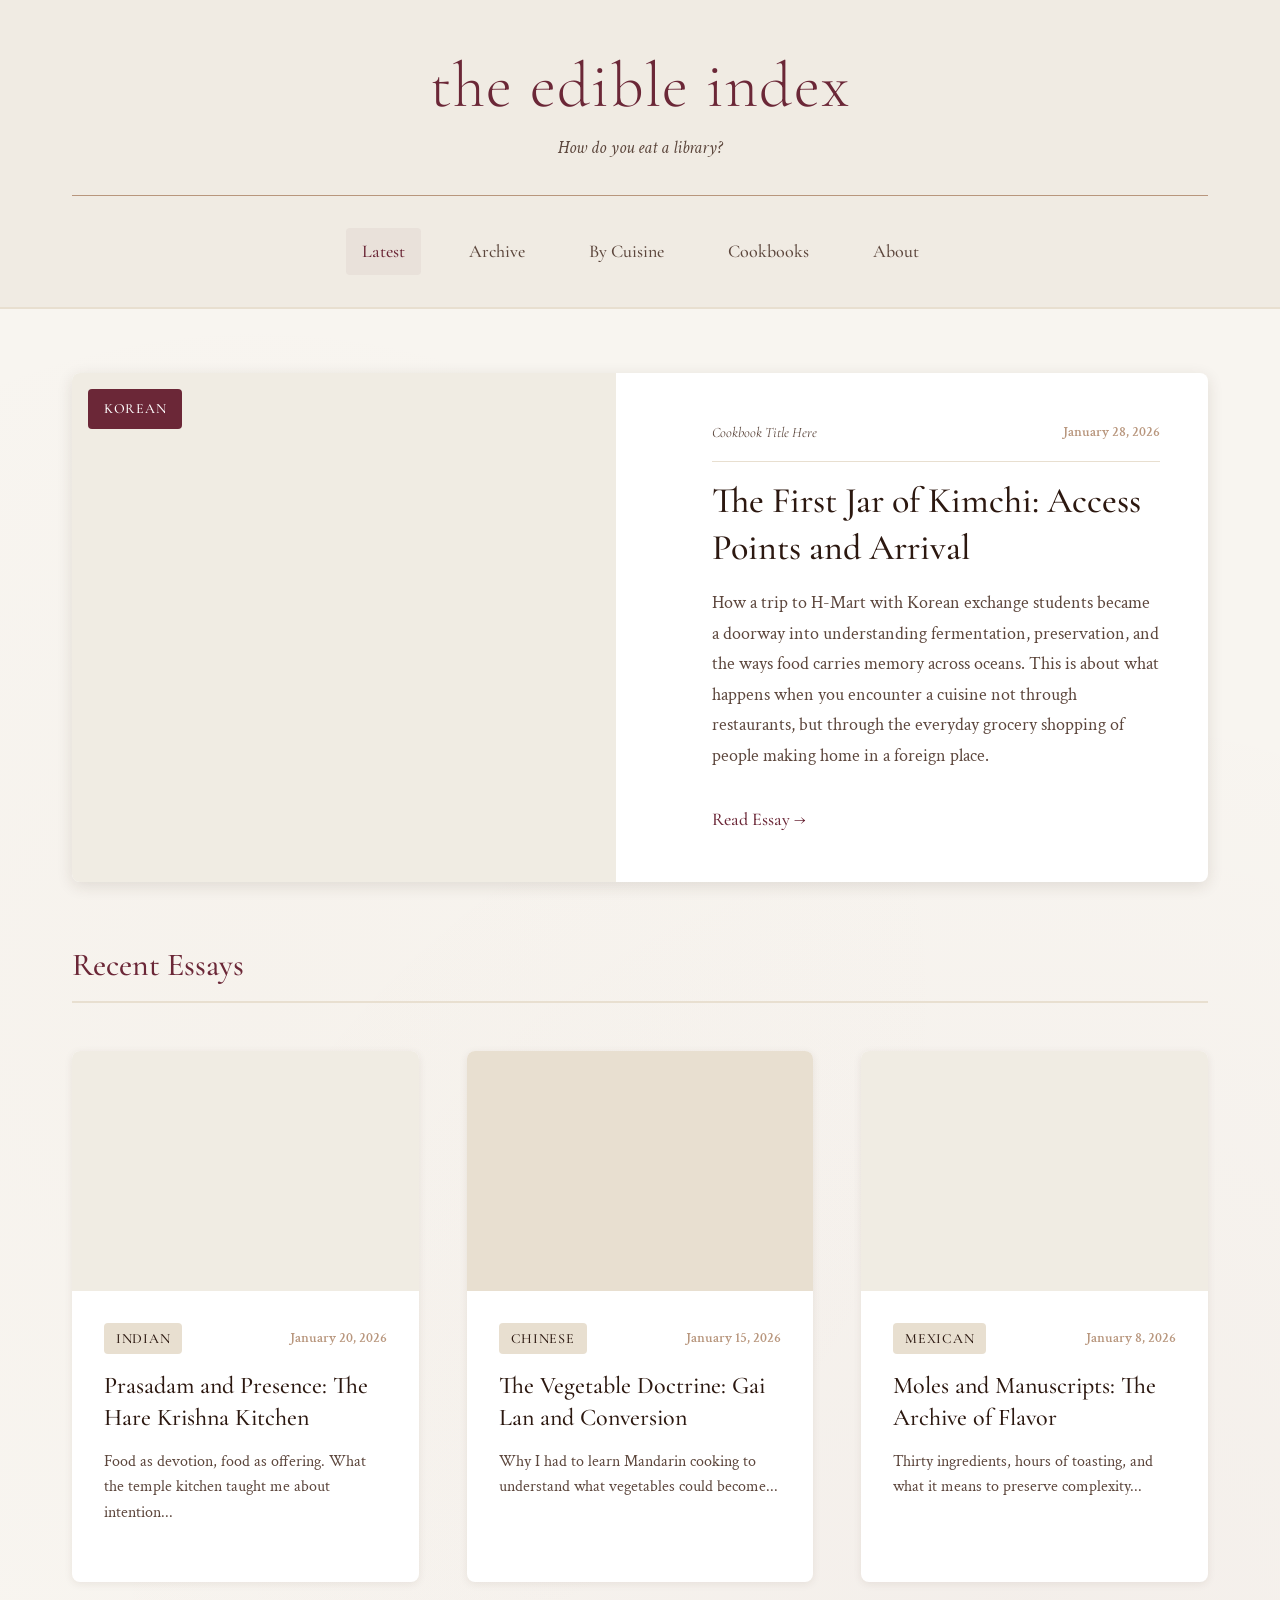
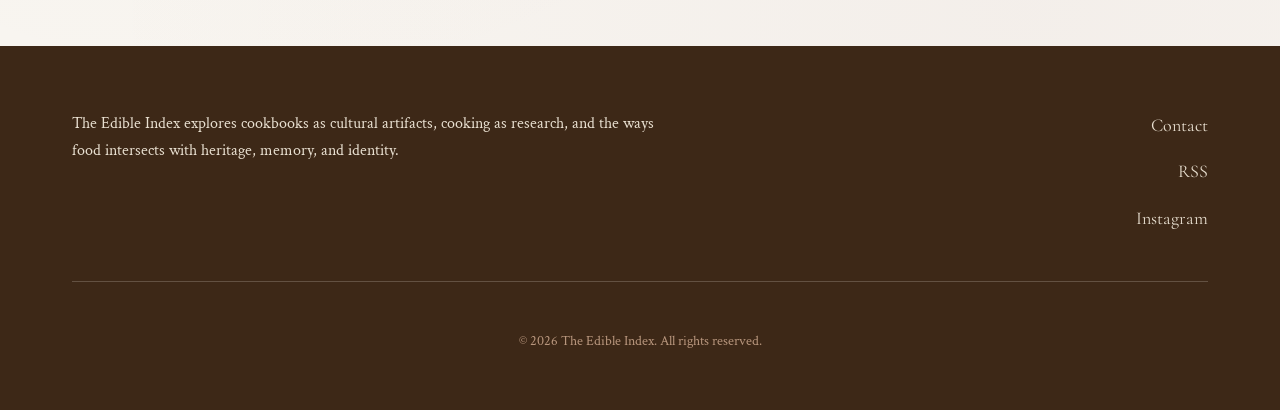
<file: index.html>
<!DOCTYPE html>
<html lang="en">
<head>
    <meta charset="UTF-8">
    <meta name="viewport" content="width=device-width, initial-scale=1.0">
    <title>The Edible Index</title>
    <link rel="stylesheet" href="css/styles.css">
    <link rel="preconnect" href="https://fonts.googleapis.com">
    <link rel="preconnect" href="https://fonts.gstatic.com" crossorigin>
    <link href="https://fonts.googleapis.com/css2?family=Cormorant+Garamond:wght@300;400;500;600;700&family=Crimson+Text:ital,wght@0,400;0,600;1,400&display=swap" rel="stylesheet">
</head>
<body>
    <header class="site-header">
        <div class="container">
            <div class="header-content">
                <h1 class="site-title">The Edible Index</h1>
                <p class="site-tagline">How do you eat a library?</p>
            </div>
            <nav class="main-nav">
                <a href="index.html" class="nav-link active">Latest</a>
                <a href="archive.html" class="nav-link">Archive</a>
                <a href="cuisines.html" class="nav-link">By Cuisine</a>
                <a href="cookbooks.html" class="nav-link">Cookbooks</a>
                <a href="about.html" class="nav-link">About</a>
            </nav>
        </div>
    </header>

    <main class="main-content">
        <div class="container">
            <!-- Featured Post -->
            <article class="featured-post">
                <div class="post-image">
                    <img src="images/placeholder-featured.jpg" alt="Featured dish" />
                    <div class="post-category">Korean</div>
                </div>
                <div class="post-content">
                    <div class="post-meta">
                        <span class="cookbook-title">Cookbook Title Here</span>
                        <span class="post-date">January 28, 2026</span>
                    </div>
                    <h2 class="post-title">
                        <a href="posts/sample-post.html">The First Jar of Kimchi: Access Points and Arrival</a>
                    </h2>
                    <p class="post-excerpt">
                        How a trip to H-Mart with Korean exchange students became a doorway into understanding fermentation, preservation, and the ways food carries memory across oceans. This is about what happens when you encounter a cuisine not through restaurants, but through the everyday grocery shopping of people making home in a foreign place.
                    </p>
                    <a href="posts/sample-post.html" class="read-more">Read Essay →</a>
                </div>
            </article>

            <!-- Recent Posts Grid -->
            <section class="posts-grid">
                <h3 class="section-title">Recent Essays</h3>
                
                <div class="grid">
                    <article class="post-card">
                        <div class="card-image">
                            <img src="images/placeholder-1.jpg" alt="Post image" />
                        </div>
                        <div class="card-content">
                            <div class="card-meta">
                                <span class="card-category">Indian</span>
                                <span class="card-date">January 20, 2026</span>
                            </div>
                            <h3 class="card-title">
                                <a href="#">Prasadam and Presence: The Hare Krishna Kitchen</a>
                            </h3>
                            <p class="card-excerpt">
                                Food as devotion, food as offering. What the temple kitchen taught me about intention...
                            </p>
                        </div>
                    </article>

                    <article class="post-card">
                        <div class="card-image">
                            <img src="images/placeholder-2.jpg" alt="Post image" />
                        </div>
                        <div class="card-content">
                            <div class="card-meta">
                                <span class="card-category">Chinese</span>
                                <span class="card-date">January 15, 2026</span>
                            </div>
                            <h3 class="card-title">
                                <a href="#">The Vegetable Doctrine: Gai Lan and Conversion</a>
                            </h3>
                            <p class="card-excerpt">
                                Why I had to learn Mandarin cooking to understand what vegetables could become...
                            </p>
                        </div>
                    </article>

                    <article class="post-card">
                        <div class="card-image">
                            <img src="images/placeholder-3.jpg" alt="Post image" />
                        </div>
                        <div class="card-content">
                            <div class="card-meta">
                                <span class="card-category">Mexican</span>
                                <span class="card-date">January 8, 2026</span>
                            </div>
                            <h3 class="card-title">
                                <a href="#">Moles and Manuscripts: The Archive of Flavor</a>
                            </h3>
                            <p class="card-excerpt">
                                Thirty ingredients, hours of toasting, and what it means to preserve complexity...
                            </p>
                        </div>
                    </article>
                </div>
            </section>
        </div>
    </main>

    <footer class="site-footer">
        <div class="container">
            <div class="footer-content">
                <p class="footer-text">The Edible Index explores cookbooks as cultural artifacts, cooking as research, and the ways food intersects with heritage, memory, and identity.</p>
                <div class="footer-links">
                    <a href="/cdn-cgi/l/email-protection#8ae2efe6e6e5caefeee3e8e6efe3e4eeeff2a4e9e5e7">Contact</a>
                    <a href="#">RSS</a>
                    <a href="#">Instagram</a>
                </div>
            </div>
            <p class="copyright">© 2026 The Edible Index. All rights reserved.</p>
        </div>
    </footer>

    <script src="js/main.js"></script>
</body>
</html>
</file>
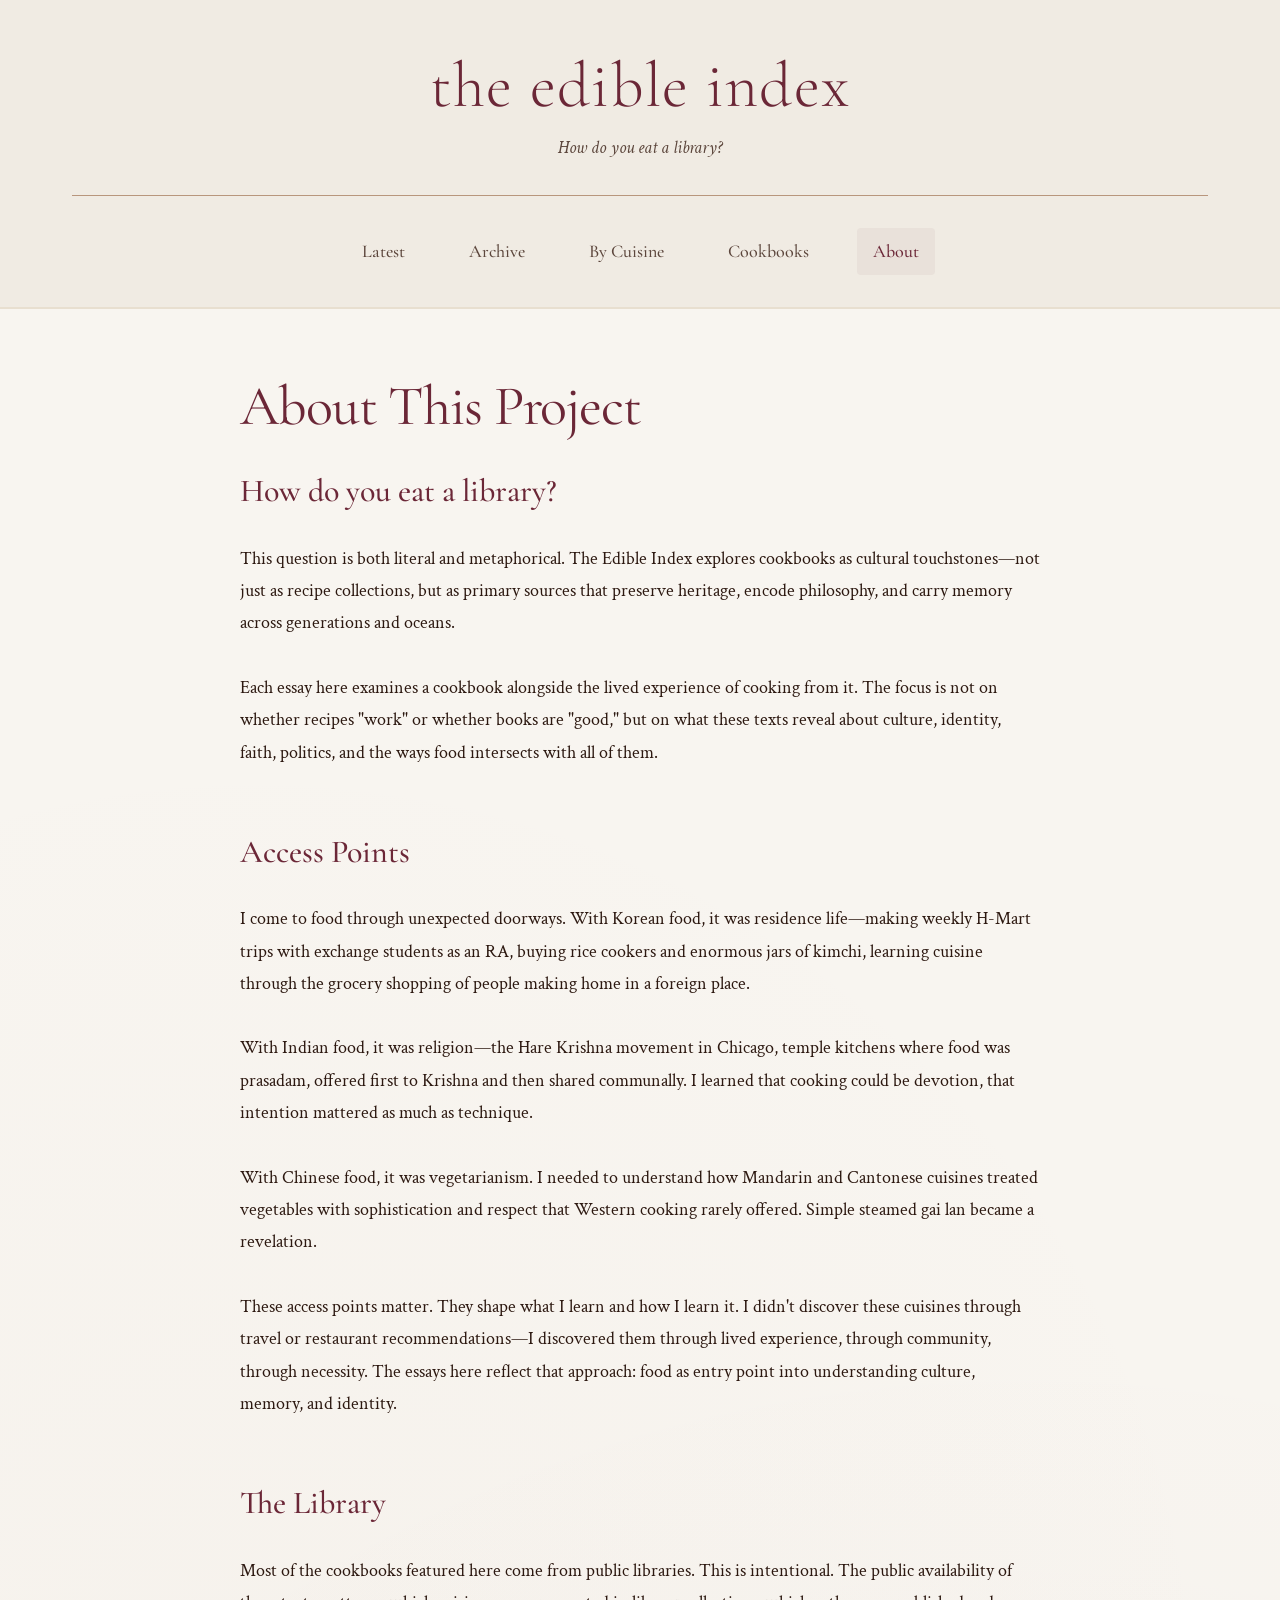
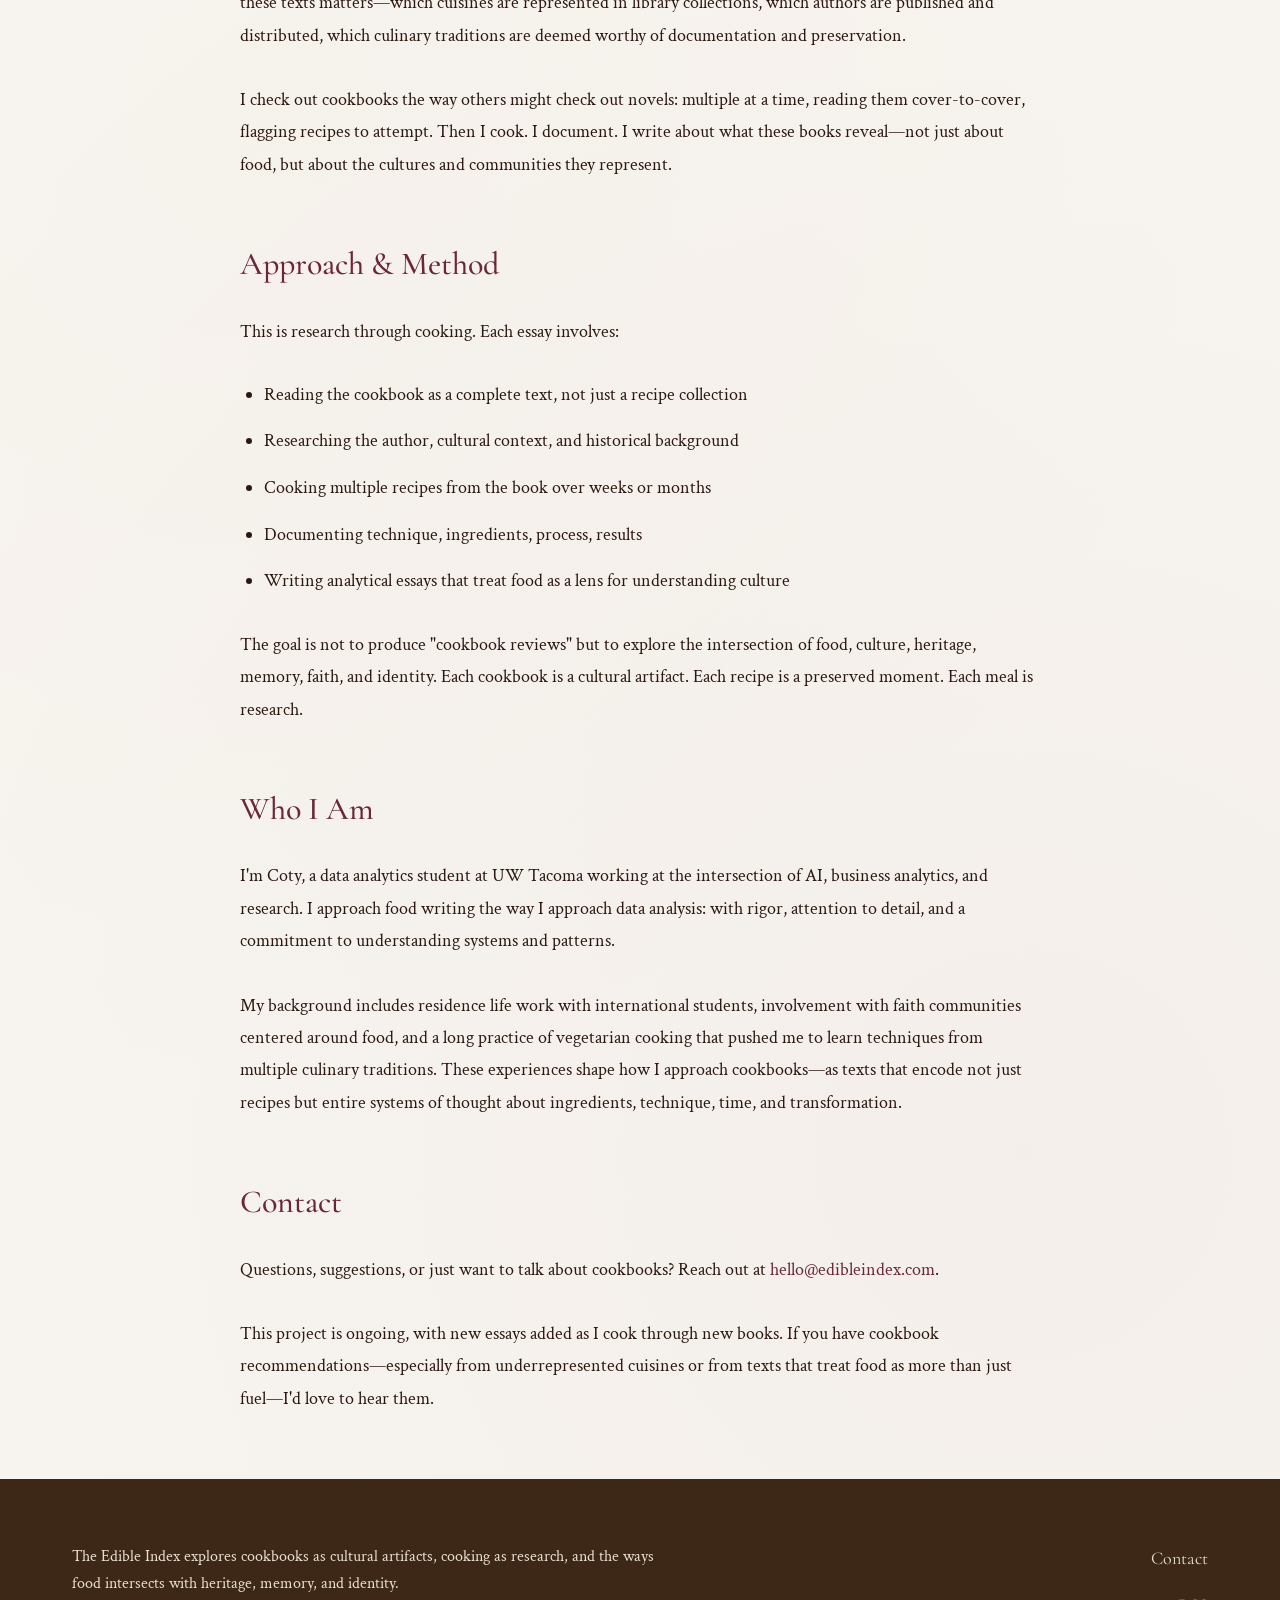
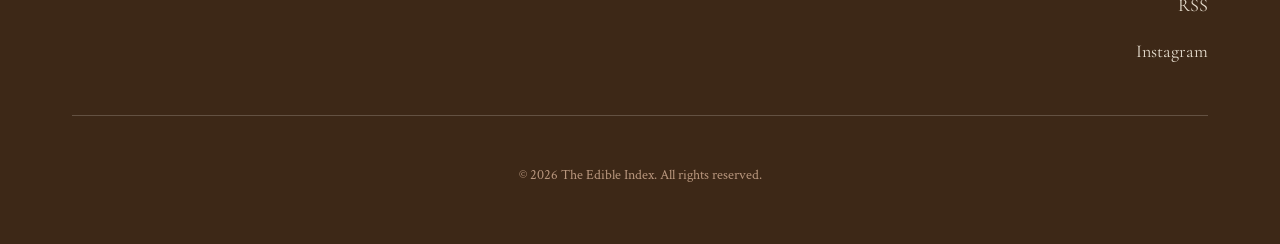
<file: about.html>
<!DOCTYPE html>
<html lang="en">
<head>
    <meta charset="UTF-8">
    <meta name="viewport" content="width=device-width, initial-scale=1.0">
    <title>About - The Edible Index</title>
    <link rel="stylesheet" href="css/styles.css">
    <link rel="preconnect" href="https://fonts.googleapis.com">
    <link rel="preconnect" href="https://fonts.gstatic.com" crossorigin>
    <link href="https://fonts.googleapis.com/css2?family=Cormorant+Garamond:wght@300;400;500;600;700&family=Crimson+Text:ital,wght@0,400;0,600;1,400&display=swap" rel="stylesheet">
</head>
<body>
    <header class="site-header">
        <div class="container">
            <div class="header-content">
                <h1 class="site-title">The Edible Index</h1>
                <p class="site-tagline">How do you eat a library?</p>
            </div>
            <nav class="main-nav">
                <a href="index.html" class="nav-link">Latest</a>
                <a href="archive.html" class="nav-link">Archive</a>
                <a href="cuisines.html" class="nav-link">By Cuisine</a>
                <a href="cookbooks.html" class="nav-link">Cookbooks</a>
                <a href="about.html" class="nav-link active">About</a>
            </nav>
        </div>
    </header>

    <main class="main-content">
        <div class="container">
            <div class="about-content">
                <h1 class="page-title">About This Project</h1>
                
                <div class="about-section">
                    <h2>How do you eat a library?</h2>
                    <p>This question is both literal and metaphorical. The Edible Index explores cookbooks as cultural touchstones—not just as recipe collections, but as primary sources that preserve heritage, encode philosophy, and carry memory across generations and oceans.</p>
                    
                    <p>Each essay here examines a cookbook alongside the lived experience of cooking from it. The focus is not on whether recipes "work" or whether books are "good," but on what these texts reveal about culture, identity, faith, politics, and the ways food intersects with all of them.</p>
                </div>

                <div class="about-section">
                    <h2>Access Points</h2>
                    <p>I come to food through unexpected doorways. With Korean food, it was residence life—making weekly H-Mart trips with exchange students as an RA, buying rice cookers and enormous jars of kimchi, learning cuisine through the grocery shopping of people making home in a foreign place.</p>
                    
                    <p>With Indian food, it was religion—the Hare Krishna movement in Chicago, temple kitchens where food was prasadam, offered first to Krishna and then shared communally. I learned that cooking could be devotion, that intention mattered as much as technique.</p>
                    
                    <p>With Chinese food, it was vegetarianism. I needed to understand how Mandarin and Cantonese cuisines treated vegetables with sophistication and respect that Western cooking rarely offered. Simple steamed gai lan became a revelation.</p>
                    
                    <p>These access points matter. They shape what I learn and how I learn it. I didn't discover these cuisines through travel or restaurant recommendations—I discovered them through lived experience, through community, through necessity. The essays here reflect that approach: food as entry point into understanding culture, memory, and identity.</p>
                </div>

                <div class="about-section">
                    <h2>The Library</h2>
                    <p>Most of the cookbooks featured here come from public libraries. This is intentional. The public availability of these texts matters—which cuisines are represented in library collections, which authors are published and distributed, which culinary traditions are deemed worthy of documentation and preservation.</p>
                    
                    <p>I check out cookbooks the way others might check out novels: multiple at a time, reading them cover-to-cover, flagging recipes to attempt. Then I cook. I document. I write about what these books reveal—not just about food, but about the cultures and communities they represent.</p>
                </div>

                <div class="about-section">
                    <h2>Approach & Method</h2>
                    <p>This is research through cooking. Each essay involves:</p>
                    <ul class="approach-list">
                        <li>Reading the cookbook as a complete text, not just a recipe collection</li>
                        <li>Researching the author, cultural context, and historical background</li>
                        <li>Cooking multiple recipes from the book over weeks or months</li>
                        <li>Documenting technique, ingredients, process, results</li>
                        <li>Writing analytical essays that treat food as a lens for understanding culture</li>
                    </ul>
                    <p>The goal is not to produce "cookbook reviews" but to explore the intersection of food, culture, heritage, memory, faith, and identity. Each cookbook is a cultural artifact. Each recipe is a preserved moment. Each meal is research.</p>
                </div>

                <div class="about-section">
                    <h2>Who I Am</h2>
                    <p>I'm Coty, a data analytics student at UW Tacoma working at the intersection of AI, business analytics, and research. I approach food writing the way I approach data analysis: with rigor, attention to detail, and a commitment to understanding systems and patterns.</p>
                    
                    <p>My background includes residence life work with international students, involvement with faith communities centered around food, and a long practice of vegetarian cooking that pushed me to learn techniques from multiple culinary traditions. These experiences shape how I approach cookbooks—as texts that encode not just recipes but entire systems of thought about ingredients, technique, time, and transformation.</p>
                </div>

                <div class="about-section">
                    <h2>Contact</h2>
                    <p>Questions, suggestions, or just want to talk about cookbooks? Reach out at <a href="mailto:hello@edibleindex.com">hello@edibleindex.com</a>.</p>
                    <p>This project is ongoing, with new essays added as I cook through new books. If you have cookbook recommendations—especially from underrepresented cuisines or from texts that treat food as more than just fuel—I'd love to hear them.</p>
                </div>

            </div>
        </div>
    </main>

    <footer class="site-footer">
        <div class="container">
            <div class="footer-content">
                <p class="footer-text">The Edible Index explores cookbooks as cultural artifacts, cooking as research, and the ways food intersects with heritage, memory, and identity.</p>
                <div class="footer-links">
                    <a href="mailto:hello@edibleindex.com">Contact</a>
                    <a href="#">RSS</a>
                    <a href="#">Instagram</a>
                </div>
            </div>
            <p class="copyright">© 2026 The Edible Index. All rights reserved.</p>
        </div>
    </footer>

    <script src="js/main.js"></script>
</body>
</html>
</file>
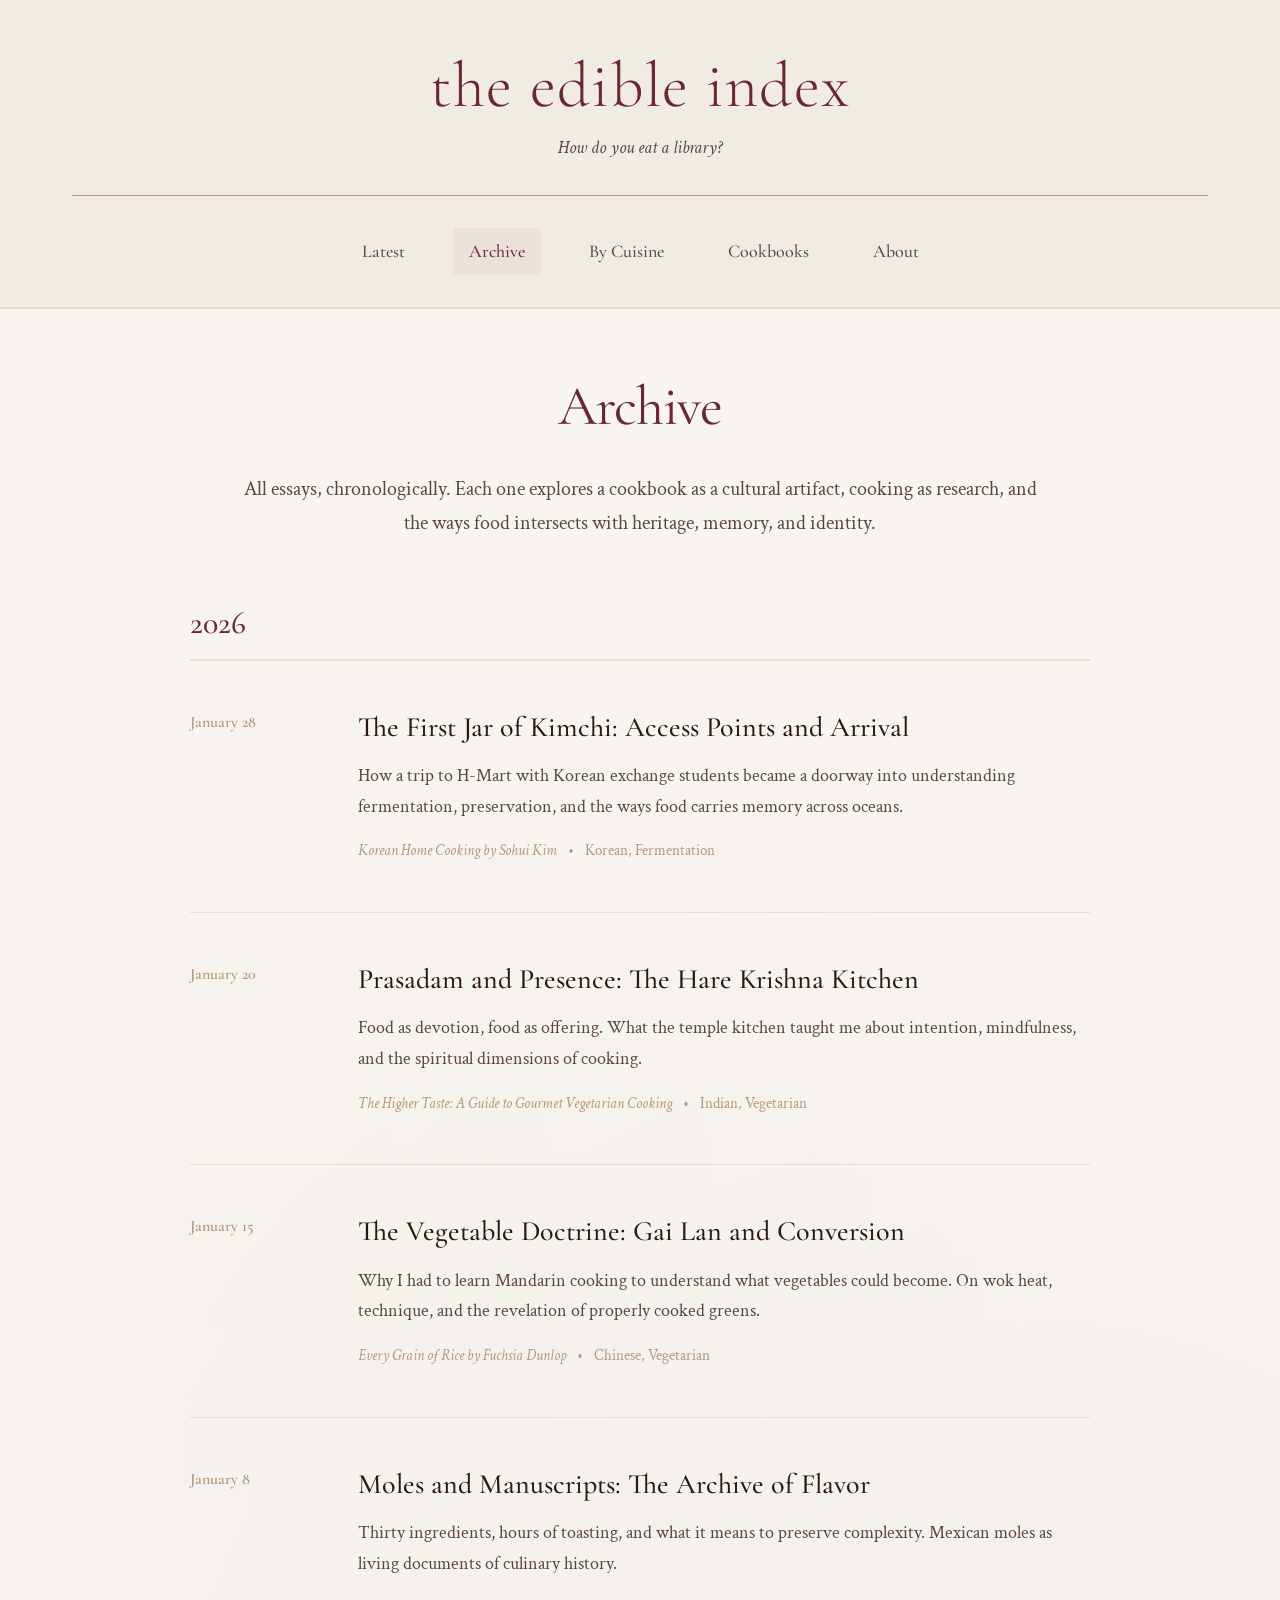
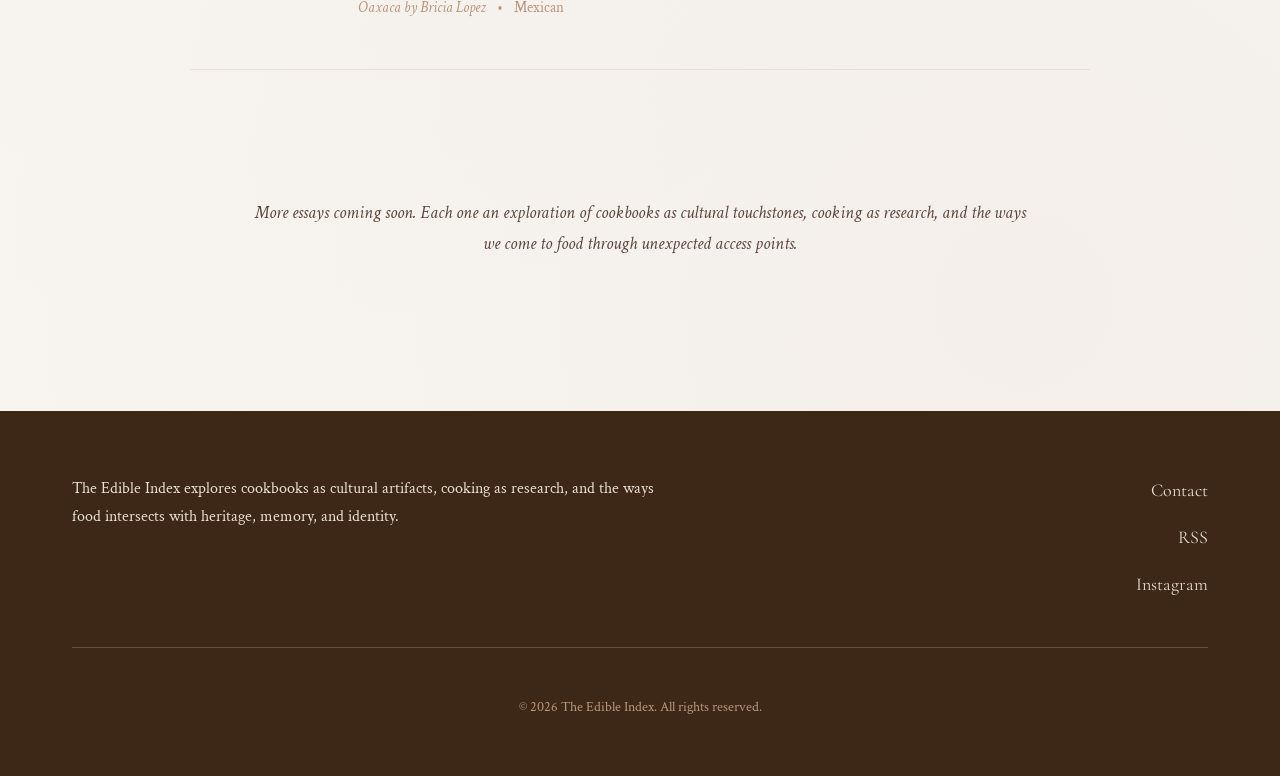
<file: archive.html>
<!DOCTYPE html>
<html lang="en">
<head>
    <meta charset="UTF-8">
    <meta name="viewport" content="width=device-width, initial-scale=1.0">
    <title>Archive - The Edible Index</title>
    <link rel="stylesheet" href="css/styles.css">
    <link rel="preconnect" href="https://fonts.googleapis.com">
    <link rel="preconnect" href="https://fonts.gstatic.com" crossorigin>
    <link href="https://fonts.googleapis.com/css2?family=Cormorant+Garamond:wght@300;400;500;600;700&family=Crimson+Text:ital,wght@0,400;0,600;1,400&display=swap" rel="stylesheet">
</head>
<body>
    <header class="site-header">
        <div class="container">
            <div class="header-content">
                <h1 class="site-title">The Edible Index</h1>
                <p class="site-tagline">How do you eat a library?</p>
            </div>
            <nav class="main-nav">
                <a href="index.html" class="nav-link">Latest</a>
                <a href="archive.html" class="nav-link active">Archive</a>
                <a href="cuisines.html" class="nav-link">By Cuisine</a>
                <a href="cookbooks.html" class="nav-link">Cookbooks</a>
                <a href="about.html" class="nav-link">About</a>
            </nav>
        </div>
    </header>

    <main class="main-content">
        <div class="container">
            <div class="page-header">
                <h1 class="page-title">Archive</h1>
                <p class="page-description">All essays, chronologically. Each one explores a cookbook as a cultural artifact, cooking as research, and the ways food intersects with heritage, memory, and identity.</p>
            </div>

            <!-- Archive List -->
            <div class="archive-list">
                <!-- 2026 -->
                <section class="archive-year">
                    <h2 class="year-title">2026</h2>
                    
                    <article class="archive-item">
                        <time class="archive-date">January 28</time>
                        <div class="archive-content">
                            <h3 class="archive-title">
                                <a href="posts/sample-post.html">The First Jar of Kimchi: Access Points and Arrival</a>
                            </h3>
                            <p class="archive-excerpt">How a trip to H-Mart with Korean exchange students became a doorway into understanding fermentation, preservation, and the ways food carries memory across oceans.</p>
                            <div class="archive-meta">
                                <span class="archive-cookbook">Korean Home Cooking by Sohui Kim</span>
                                <span class="archive-separator">•</span>
                                <span class="archive-tags">
                                    <a href="cuisines.html#korean">Korean</a>, 
                                    <a href="cuisines.html#fermentation">Fermentation</a>
                                </span>
                            </div>
                        </div>
                    </article>

                    <article class="archive-item">
                        <time class="archive-date">January 20</time>
                        <div class="archive-content">
                            <h3 class="archive-title">
                                <a href="#">Prasadam and Presence: The Hare Krishna Kitchen</a>
                            </h3>
                            <p class="archive-excerpt">Food as devotion, food as offering. What the temple kitchen taught me about intention, mindfulness, and the spiritual dimensions of cooking.</p>
                            <div class="archive-meta">
                                <span class="archive-cookbook">The Higher Taste: A Guide to Gourmet Vegetarian Cooking</span>
                                <span class="archive-separator">•</span>
                                <span class="archive-tags">
                                    <a href="cuisines.html#indian">Indian</a>, 
                                    <a href="cuisines.html#vegetarian">Vegetarian</a>
                                </span>
                            </div>
                        </div>
                    </article>

                    <article class="archive-item">
                        <time class="archive-date">January 15</time>
                        <div class="archive-content">
                            <h3 class="archive-title">
                                <a href="#">The Vegetable Doctrine: Gai Lan and Conversion</a>
                            </h3>
                            <p class="archive-excerpt">Why I had to learn Mandarin cooking to understand what vegetables could become. On wok heat, technique, and the revelation of properly cooked greens.</p>
                            <div class="archive-meta">
                                <span class="archive-cookbook">Every Grain of Rice by Fuchsia Dunlop</span>
                                <span class="archive-separator">•</span>
                                <span class="archive-tags">
                                    <a href="cuisines.html#chinese">Chinese</a>, 
                                    <a href="cuisines.html#vegetarian">Vegetarian</a>
                                </span>
                            </div>
                        </div>
                    </article>

                    <article class="archive-item">
                        <time class="archive-date">January 8</time>
                        <div class="archive-content">
                            <h3 class="archive-title">
                                <a href="#">Moles and Manuscripts: The Archive of Flavor</a>
                            </h3>
                            <p class="archive-excerpt">Thirty ingredients, hours of toasting, and what it means to preserve complexity. Mexican moles as living documents of culinary history.</p>
                            <div class="archive-meta">
                                <span class="archive-cookbook">Oaxaca by Bricia Lopez</span>
                                <span class="archive-separator">•</span>
                                <span class="archive-tags">
                                    <a href="cuisines.html#mexican">Mexican</a>
                                </span>
                            </div>
                        </div>
                    </article>
                </section>

                <!-- Placeholder for future years -->
                <div class="archive-placeholder">
                    <p>More essays coming soon. Each one an exploration of cookbooks as cultural touchstones, cooking as research, and the ways we come to food through unexpected access points.</p>
                </div>
            </div>
        </div>
    </main>

    <footer class="site-footer">
        <div class="container">
            <div class="footer-content">
                <p class="footer-text">The Edible Index explores cookbooks as cultural artifacts, cooking as research, and the ways food intersects with heritage, memory, and identity.</p>
                <div class="footer-links">
                    <a href="mailto:hello@edibleindex.com">Contact</a>
                    <a href="#">RSS</a>
                    <a href="#">Instagram</a>
                </div>
            </div>
            <p class="copyright">© 2026 The Edible Index. All rights reserved.</p>
        </div>
    </footer>

    <script src="js/main.js"></script>
</body>
</html>
</file>
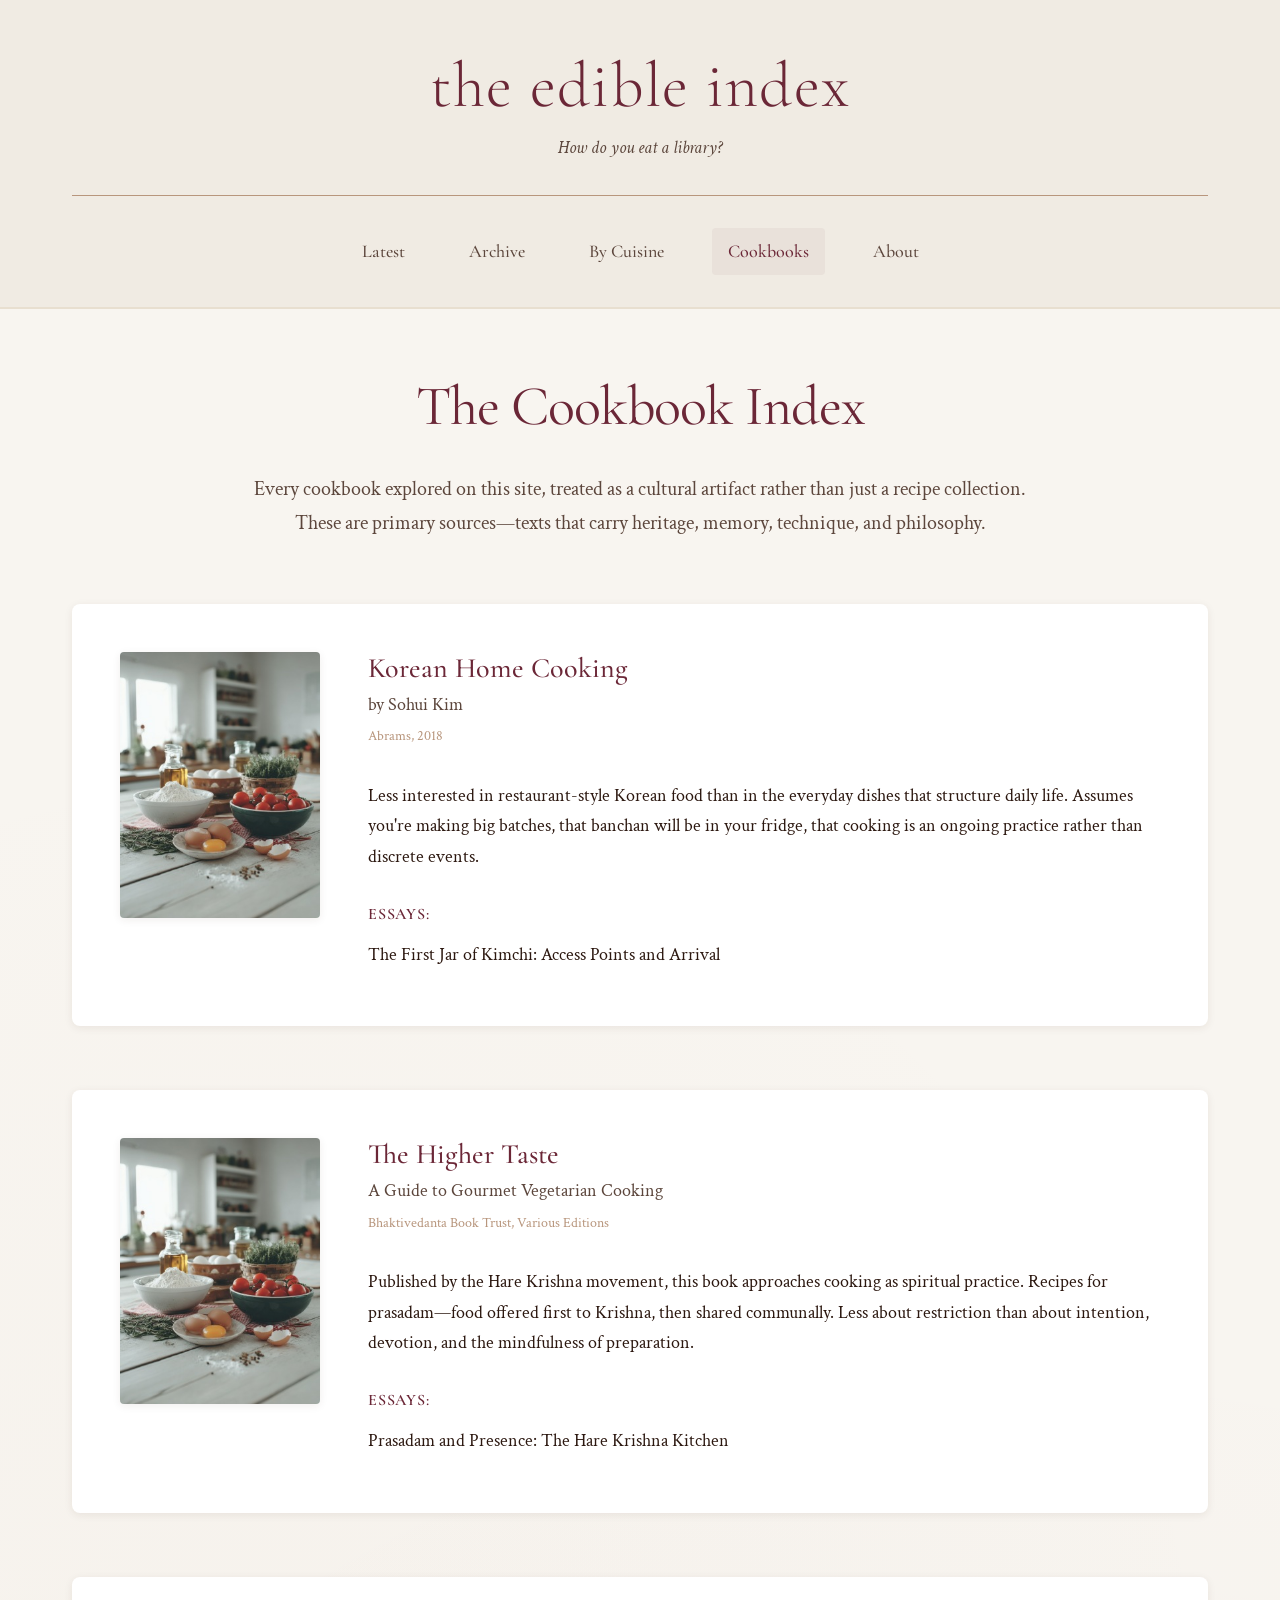
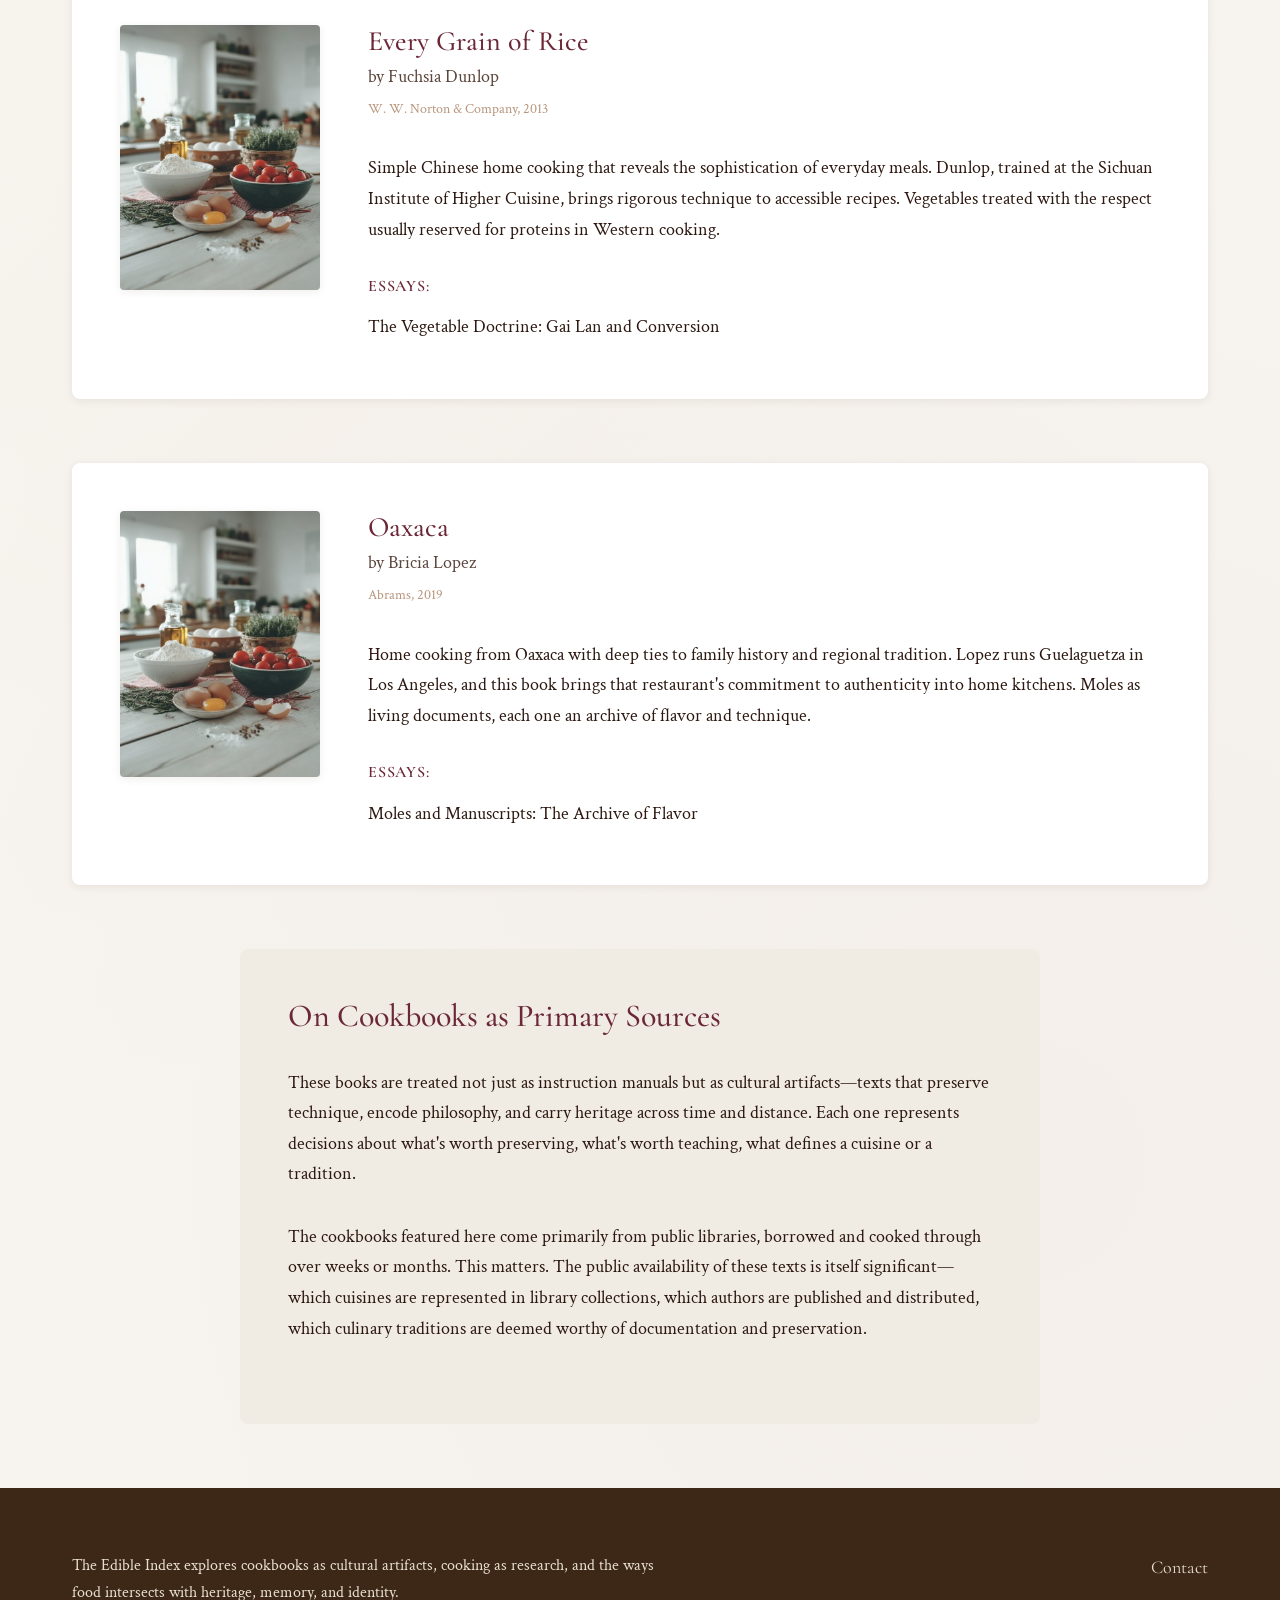
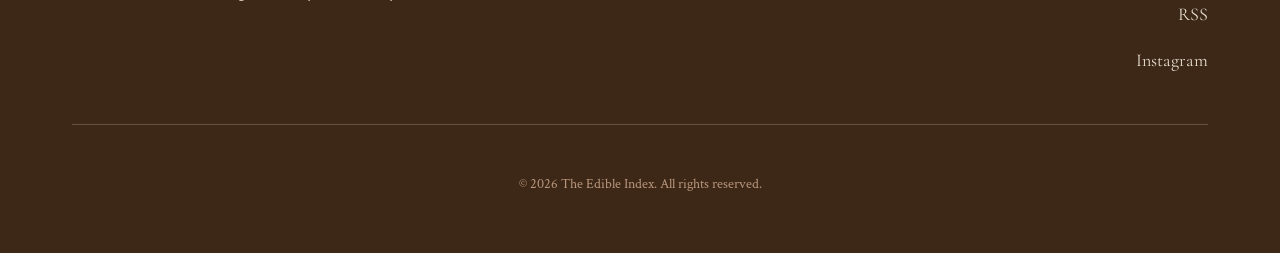
<file: cookbooks.html>
<!DOCTYPE html>
<html lang="en">
<head>
    <meta charset="UTF-8">
    <meta name="viewport" content="width=device-width, initial-scale=1.0">
    <title>Cookbooks - The Edible Index</title>
    <link rel="stylesheet" href="css/styles.css">
    <link rel="preconnect" href="https://fonts.googleapis.com">
    <link rel="preconnect" href="https://fonts.gstatic.com" crossorigin>
    <link href="https://fonts.googleapis.com/css2?family=Cormorant+Garamond:wght@300;400;500;600;700&family=Crimson+Text:ital,wght@0,400;0,600;1,400&display=swap" rel="stylesheet">
</head>
<body>
    <header class="site-header">
        <div class="container">
            <div class="header-content">
                <h1 class="site-title">The Edible Index</h1>
                <p class="site-tagline">How do you eat a library?</p>
            </div>
            <nav class="main-nav">
                <a href="index.html" class="nav-link">Latest</a>
                <a href="archive.html" class="nav-link">Archive</a>
                <a href="cuisines.html" class="nav-link">By Cuisine</a>
                <a href="cookbooks.html" class="nav-link active">Cookbooks</a>
                <a href="about.html" class="nav-link">About</a>
            </nav>
        </div>
    </header>

    <main class="main-content">
        <div class="container">
            <div class="page-header">
                <h1 class="page-title">The Cookbook Index</h1>
                <p class="page-description">Every cookbook explored on this site, treated as a cultural artifact rather than just a recipe collection. These are primary sources—texts that carry heritage, memory, technique, and philosophy.</p>
            </div>

            <!-- Cookbook Grid -->
            <div class="cookbook-grid">
                
                <article class="cookbook-entry">
                    <div class="cookbook-cover-container">
                        <img src="images/cookbook-placeholder.jpg" alt="Korean Home Cooking cover" class="cookbook-cover-img">
                    </div>
                    <div class="cookbook-info-block">
                        <h3 class="cookbook-entry-title">Korean Home Cooking</h3>
                        <p class="cookbook-author">by Sohui Kim</p>
                        <p class="cookbook-meta">Abrams, 2018</p>
                        <p class="cookbook-summary">
                            Less interested in restaurant-style Korean food than in the everyday dishes that structure daily life. Assumes you're making big batches, that banchan will be in your fridge, that cooking is an ongoing practice rather than discrete events.
                        </p>
                        <div class="cookbook-essays">
                            <h4>Essays:</h4>
                            <ul>
                                <li><a href="posts/sample-post.html">The First Jar of Kimchi: Access Points and Arrival</a></li>
                            </ul>
                        </div>
                    </div>
                </article>

                <article class="cookbook-entry">
                    <div class="cookbook-cover-container">
                        <img src="images/cookbook-placeholder.jpg" alt="The Higher Taste cover" class="cookbook-cover-img">
                    </div>
                    <div class="cookbook-info-block">
                        <h3 class="cookbook-entry-title">The Higher Taste</h3>
                        <p class="cookbook-author">A Guide to Gourmet Vegetarian Cooking</p>
                        <p class="cookbook-meta">Bhaktivedanta Book Trust, Various Editions</p>
                        <p class="cookbook-summary">
                            Published by the Hare Krishna movement, this book approaches cooking as spiritual practice. Recipes for prasadam—food offered first to Krishna, then shared communally. Less about restriction than about intention, devotion, and the mindfulness of preparation.
                        </p>
                        <div class="cookbook-essays">
                            <h4>Essays:</h4>
                            <ul>
                                <li><a href="#">Prasadam and Presence: The Hare Krishna Kitchen</a></li>
                            </ul>
                        </div>
                    </div>
                </article>

                <article class="cookbook-entry">
                    <div class="cookbook-cover-container">
                        <img src="images/cookbook-placeholder.jpg" alt="Every Grain of Rice cover" class="cookbook-cover-img">
                    </div>
                    <div class="cookbook-info-block">
                        <h3 class="cookbook-entry-title">Every Grain of Rice</h3>
                        <p class="cookbook-author">by Fuchsia Dunlop</p>
                        <p class="cookbook-meta">W. W. Norton & Company, 2013</p>
                        <p class="cookbook-summary">
                            Simple Chinese home cooking that reveals the sophistication of everyday meals. Dunlop, trained at the Sichuan Institute of Higher Cuisine, brings rigorous technique to accessible recipes. Vegetables treated with the respect usually reserved for proteins in Western cooking.
                        </p>
                        <div class="cookbook-essays">
                            <h4>Essays:</h4>
                            <ul>
                                <li><a href="#">The Vegetable Doctrine: Gai Lan and Conversion</a></li>
                            </ul>
                        </div>
                    </div>
                </article>

                <article class="cookbook-entry">
                    <div class="cookbook-cover-container">
                        <img src="images/cookbook-placeholder.jpg" alt="Oaxaca cover" class="cookbook-cover-img">
                    </div>
                    <div class="cookbook-info-block">
                        <h3 class="cookbook-entry-title">Oaxaca</h3>
                        <p class="cookbook-author">by Bricia Lopez</p>
                        <p class="cookbook-meta">Abrams, 2019</p>
                        <p class="cookbook-summary">
                            Home cooking from Oaxaca with deep ties to family history and regional tradition. Lopez runs Guelaguetza in Los Angeles, and this book brings that restaurant's commitment to authenticity into home kitchens. Moles as living documents, each one an archive of flavor and technique.
                        </p>
                        <div class="cookbook-essays">
                            <h4>Essays:</h4>
                            <ul>
                                <li><a href="#">Moles and Manuscripts: The Archive of Flavor</a></li>
                            </ul>
                        </div>
                    </div>
                </article>

            </div>

            <!-- Library Philosophy -->
            <div class="cookbook-philosophy">
                <h2>On Cookbooks as Primary Sources</h2>
                <p>These books are treated not just as instruction manuals but as cultural artifacts—texts that preserve technique, encode philosophy, and carry heritage across time and distance. Each one represents decisions about what's worth preserving, what's worth teaching, what defines a cuisine or a tradition.</p>
                <p>The cookbooks featured here come primarily from public libraries, borrowed and cooked through over weeks or months. This matters. The public availability of these texts is itself significant—which cuisines are represented in library collections, which authors are published and distributed, which culinary traditions are deemed worthy of documentation and preservation.</p>
            </div>
        </div>
    </main>

    <footer class="site-footer">
        <div class="container">
            <div class="footer-content">
                <p class="footer-text">The Edible Index explores cookbooks as cultural artifacts, cooking as research, and the ways food intersects with heritage, memory, and identity.</p>
                <div class="footer-links">
                    <a href="mailto:hello@edibleindex.com">Contact</a>
                    <a href="#">RSS</a>
                    <a href="#">Instagram</a>
                </div>
            </div>
            <p class="copyright">© 2026 The Edible Index. All rights reserved.</p>
        </div>
    </footer>

    <script src="js/main.js"></script>
</body>
</html>
</file>
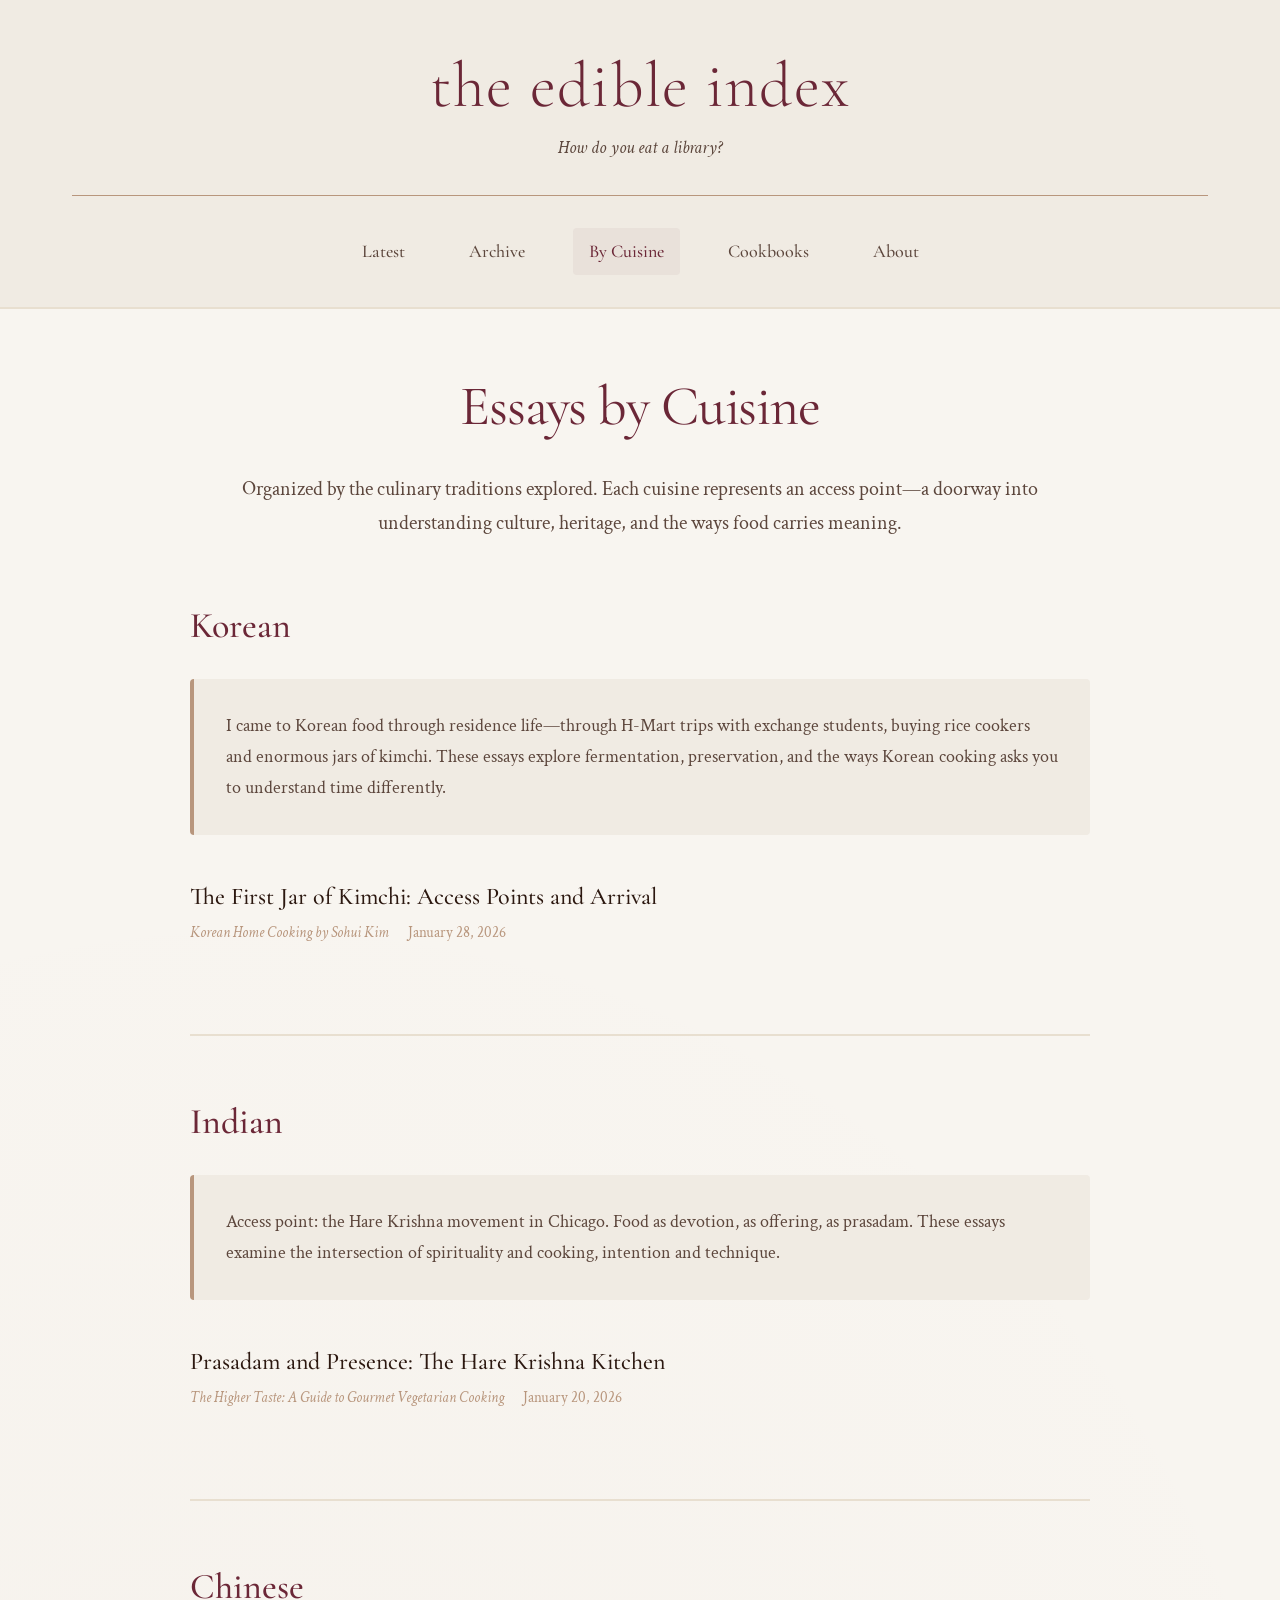
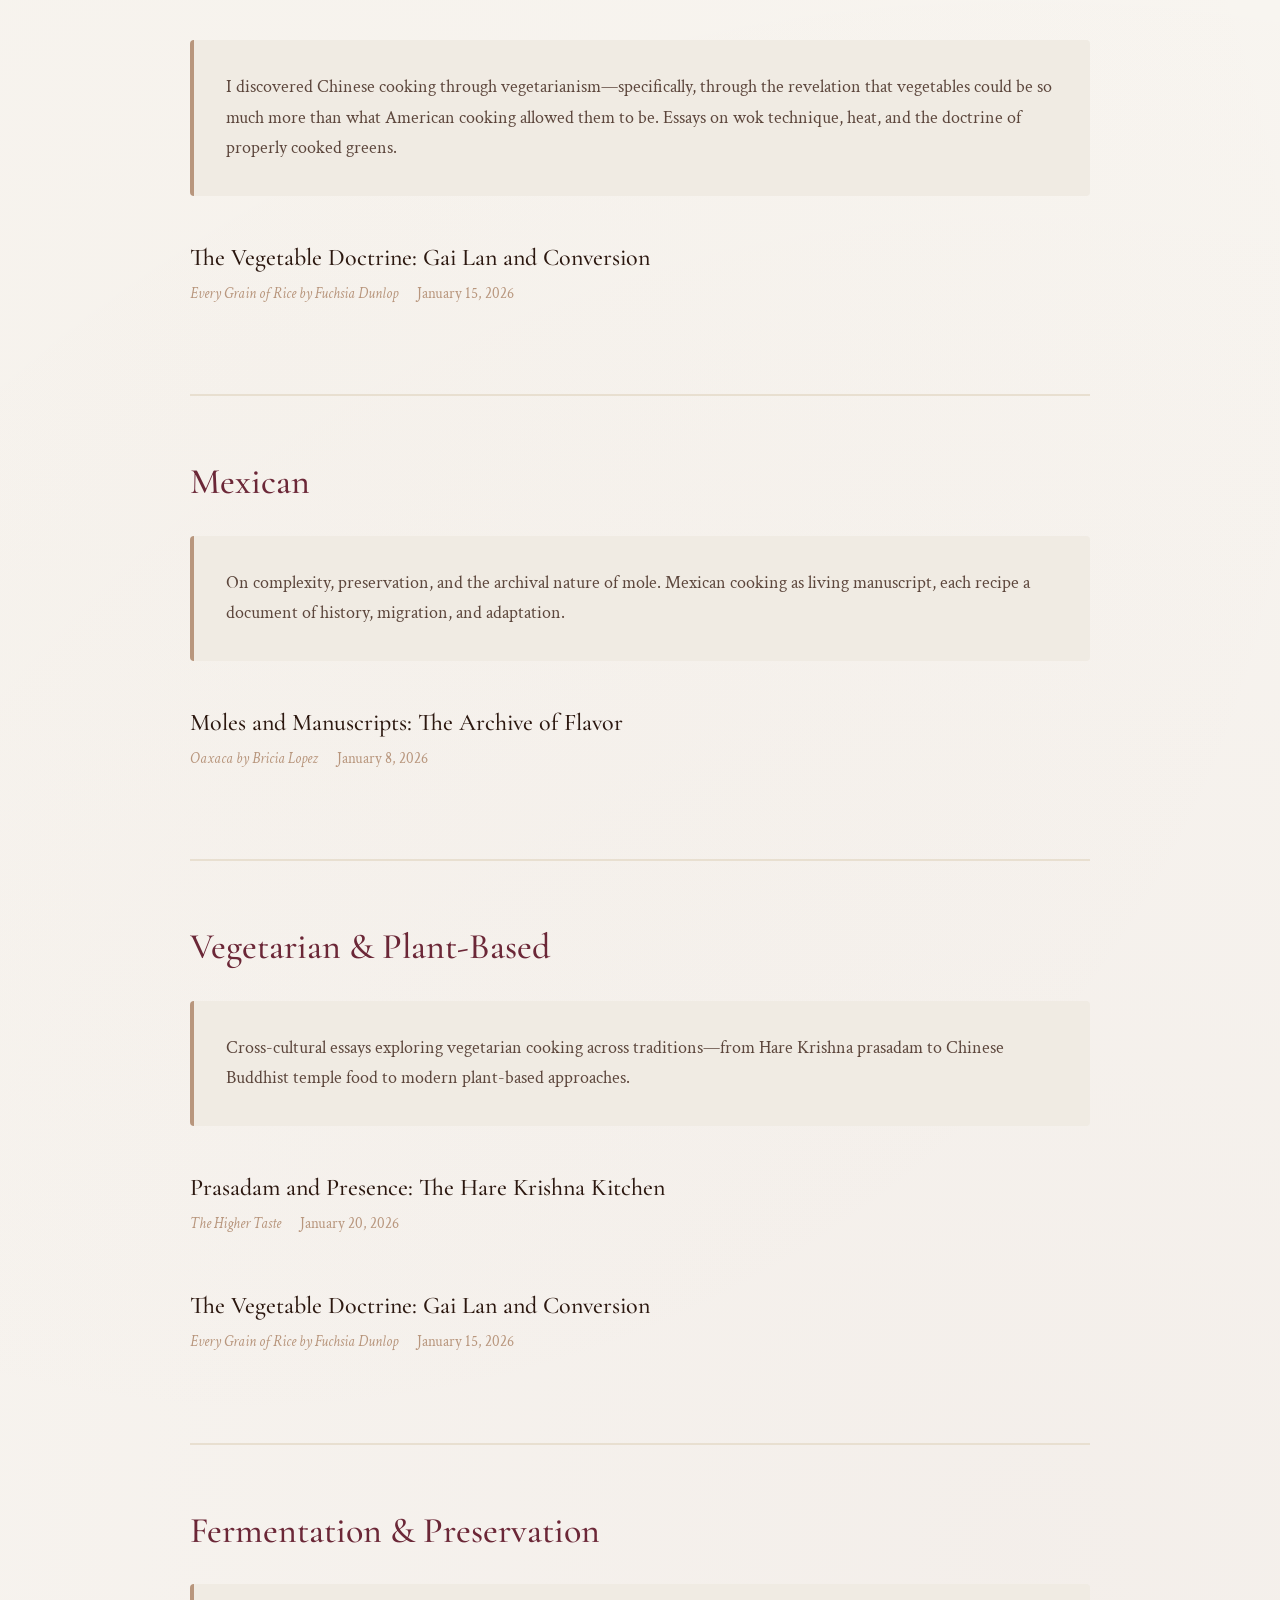
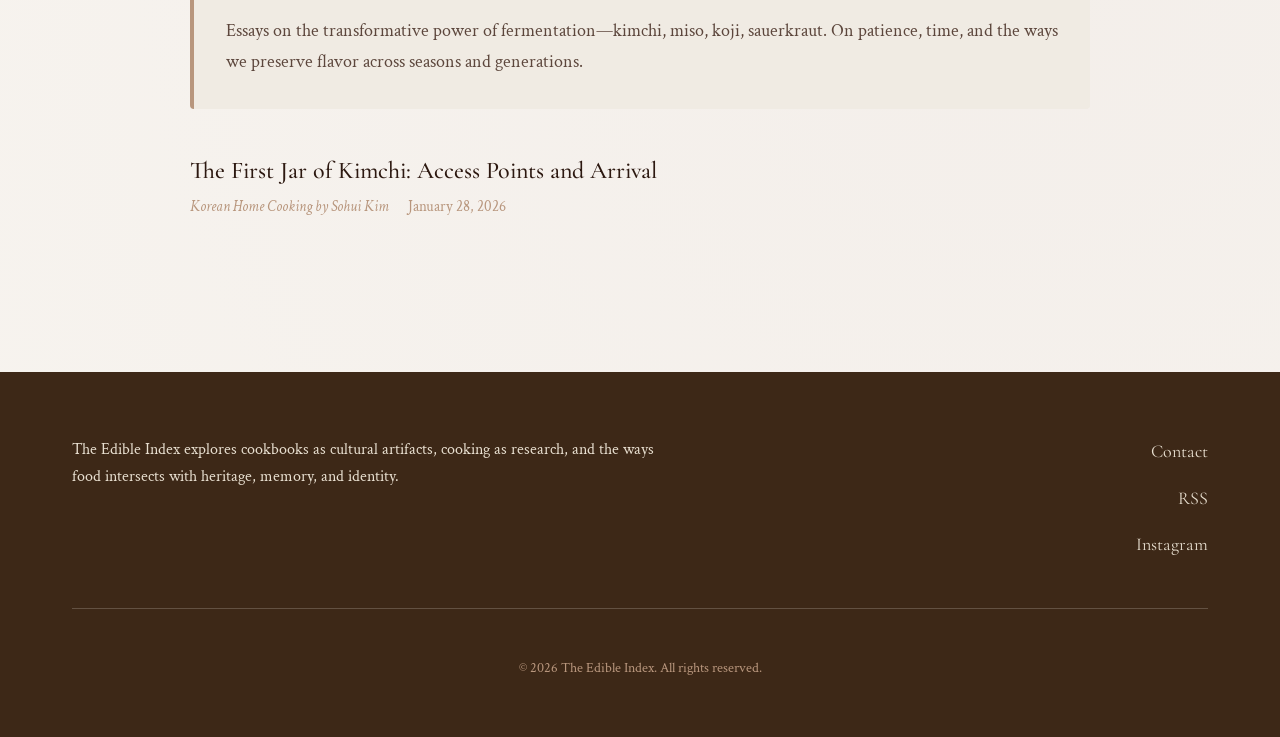
<file: cuisines.html>
<!DOCTYPE html>
<html lang="en">
<head>
    <meta charset="UTF-8">
    <meta name="viewport" content="width=device-width, initial-scale=1.0">
    <title>By Cuisine - The Edible Index</title>
    <link rel="stylesheet" href="css/styles.css">
    <link rel="preconnect" href="https://fonts.googleapis.com">
    <link rel="preconnect" href="https://fonts.gstatic.com" crossorigin>
    <link href="https://fonts.googleapis.com/css2?family=Cormorant+Garamond:wght@300;400;500;600;700&family=Crimson+Text:ital,wght@0,400;0,600;1,400&display=swap" rel="stylesheet">
</head>
<body>
    <header class="site-header">
        <div class="container">
            <div class="header-content">
                <h1 class="site-title">The Edible Index</h1>
                <p class="site-tagline">How do you eat a library?</p>
            </div>
            <nav class="main-nav">
                <a href="index.html" class="nav-link">Latest</a>
                <a href="archive.html" class="nav-link">Archive</a>
                <a href="cuisines.html" class="nav-link active">By Cuisine</a>
                <a href="cookbooks.html" class="nav-link">Cookbooks</a>
                <a href="about.html" class="nav-link">About</a>
            </nav>
        </div>
    </header>

    <main class="main-content">
        <div class="container">
            <div class="page-header">
                <h1 class="page-title">Essays by Cuisine</h1>
                <p class="page-description">Organized by the culinary traditions explored. Each cuisine represents an access point—a doorway into understanding culture, heritage, and the ways food carries meaning.</p>
            </div>

            <!-- Cuisine Sections -->
            <div class="cuisine-sections">
                
                <!-- Korean -->
                <section class="cuisine-section" id="korean">
                    <h2 class="cuisine-title">Korean</h2>
                    <div class="cuisine-description">
                        <p>I came to Korean food through residence life—through H-Mart trips with exchange students, buying rice cookers and enormous jars of kimchi. These essays explore fermentation, preservation, and the ways Korean cooking asks you to understand time differently.</p>
                    </div>
                    <div class="cuisine-posts">
                        <article class="cuisine-post">
                            <h3><a href="posts/sample-post.html">The First Jar of Kimchi: Access Points and Arrival</a></h3>
                            <p class="post-meta-line">
                                <span class="cookbook-ref">Korean Home Cooking by Sohui Kim</span>
                                <span class="date-ref">January 28, 2026</span>
                            </p>
                        </article>
                    </div>
                </section>

                <!-- Indian -->
                <section class="cuisine-section" id="indian">
                    <h2 class="cuisine-title">Indian</h2>
                    <div class="cuisine-description">
                        <p>Access point: the Hare Krishna movement in Chicago. Food as devotion, as offering, as prasadam. These essays examine the intersection of spirituality and cooking, intention and technique.</p>
                    </div>
                    <div class="cuisine-posts">
                        <article class="cuisine-post">
                            <h3><a href="#">Prasadam and Presence: The Hare Krishna Kitchen</a></h3>
                            <p class="post-meta-line">
                                <span class="cookbook-ref">The Higher Taste: A Guide to Gourmet Vegetarian Cooking</span>
                                <span class="date-ref">January 20, 2026</span>
                            </p>
                        </article>
                    </div>
                </section>

                <!-- Chinese -->
                <section class="cuisine-section" id="chinese">
                    <h2 class="cuisine-title">Chinese</h2>
                    <div class="cuisine-description">
                        <p>I discovered Chinese cooking through vegetarianism—specifically, through the revelation that vegetables could be so much more than what American cooking allowed them to be. Essays on wok technique, heat, and the doctrine of properly cooked greens.</p>
                    </div>
                    <div class="cuisine-posts">
                        <article class="cuisine-post">
                            <h3><a href="#">The Vegetable Doctrine: Gai Lan and Conversion</a></h3>
                            <p class="post-meta-line">
                                <span class="cookbook-ref">Every Grain of Rice by Fuchsia Dunlop</span>
                                <span class="date-ref">January 15, 2026</span>
                            </p>
                        </article>
                    </div>
                </section>

                <!-- Mexican -->
                <section class="cuisine-section" id="mexican">
                    <h2 class="cuisine-title">Mexican</h2>
                    <div class="cuisine-description">
                        <p>On complexity, preservation, and the archival nature of mole. Mexican cooking as living manuscript, each recipe a document of history, migration, and adaptation.</p>
                    </div>
                    <div class="cuisine-posts">
                        <article class="cuisine-post">
                            <h3><a href="#">Moles and Manuscripts: The Archive of Flavor</a></h3>
                            <p class="post-meta-line">
                                <span class="cookbook-ref">Oaxaca by Bricia Lopez</span>
                                <span class="date-ref">January 8, 2026</span>
                            </p>
                        </article>
                    </div>
                </section>

                <!-- Additional Topics -->
                <section class="cuisine-section" id="vegetarian">
                    <h2 class="cuisine-title">Vegetarian & Plant-Based</h2>
                    <div class="cuisine-description">
                        <p>Cross-cultural essays exploring vegetarian cooking across traditions—from Hare Krishna prasadam to Chinese Buddhist temple food to modern plant-based approaches.</p>
                    </div>
                    <div class="cuisine-posts">
                        <article class="cuisine-post">
                            <h3><a href="#">Prasadam and Presence: The Hare Krishna Kitchen</a></h3>
                            <p class="post-meta-line">
                                <span class="cookbook-ref">The Higher Taste</span>
                                <span class="date-ref">January 20, 2026</span>
                            </p>
                        </article>
                        <article class="cuisine-post">
                            <h3><a href="#">The Vegetable Doctrine: Gai Lan and Conversion</a></h3>
                            <p class="post-meta-line">
                                <span class="cookbook-ref">Every Grain of Rice by Fuchsia Dunlop</span>
                                <span class="date-ref">January 15, 2026</span>
                            </p>
                        </article>
                    </div>
                </section>

                <section class="cuisine-section" id="fermentation">
                    <h2 class="cuisine-title">Fermentation & Preservation</h2>
                    <div class="cuisine-description">
                        <p>Essays on the transformative power of fermentation—kimchi, miso, koji, sauerkraut. On patience, time, and the ways we preserve flavor across seasons and generations.</p>
                    </div>
                    <div class="cuisine-posts">
                        <article class="cuisine-post">
                            <h3><a href="posts/sample-post.html">The First Jar of Kimchi: Access Points and Arrival</a></h3>
                            <p class="post-meta-line">
                                <span class="cookbook-ref">Korean Home Cooking by Sohui Kim</span>
                                <span class="date-ref">January 28, 2026</span>
                            </p>
                        </article>
                    </div>
                </section>

            </div>
        </div>
    </main>

    <footer class="site-footer">
        <div class="container">
            <div class="footer-content">
                <p class="footer-text">The Edible Index explores cookbooks as cultural artifacts, cooking as research, and the ways food intersects with heritage, memory, and identity.</p>
                <div class="footer-links">
                    <a href="mailto:hello@edibleindex.com">Contact</a>
                    <a href="#">RSS</a>
                    <a href="#">Instagram</a>
                </div>
            </div>
            <p class="copyright">© 2026 The Edible Index. All rights reserved.</p>
        </div>
    </footer>

    <script src="js/main.js"></script>
</body>
</html>
</file>
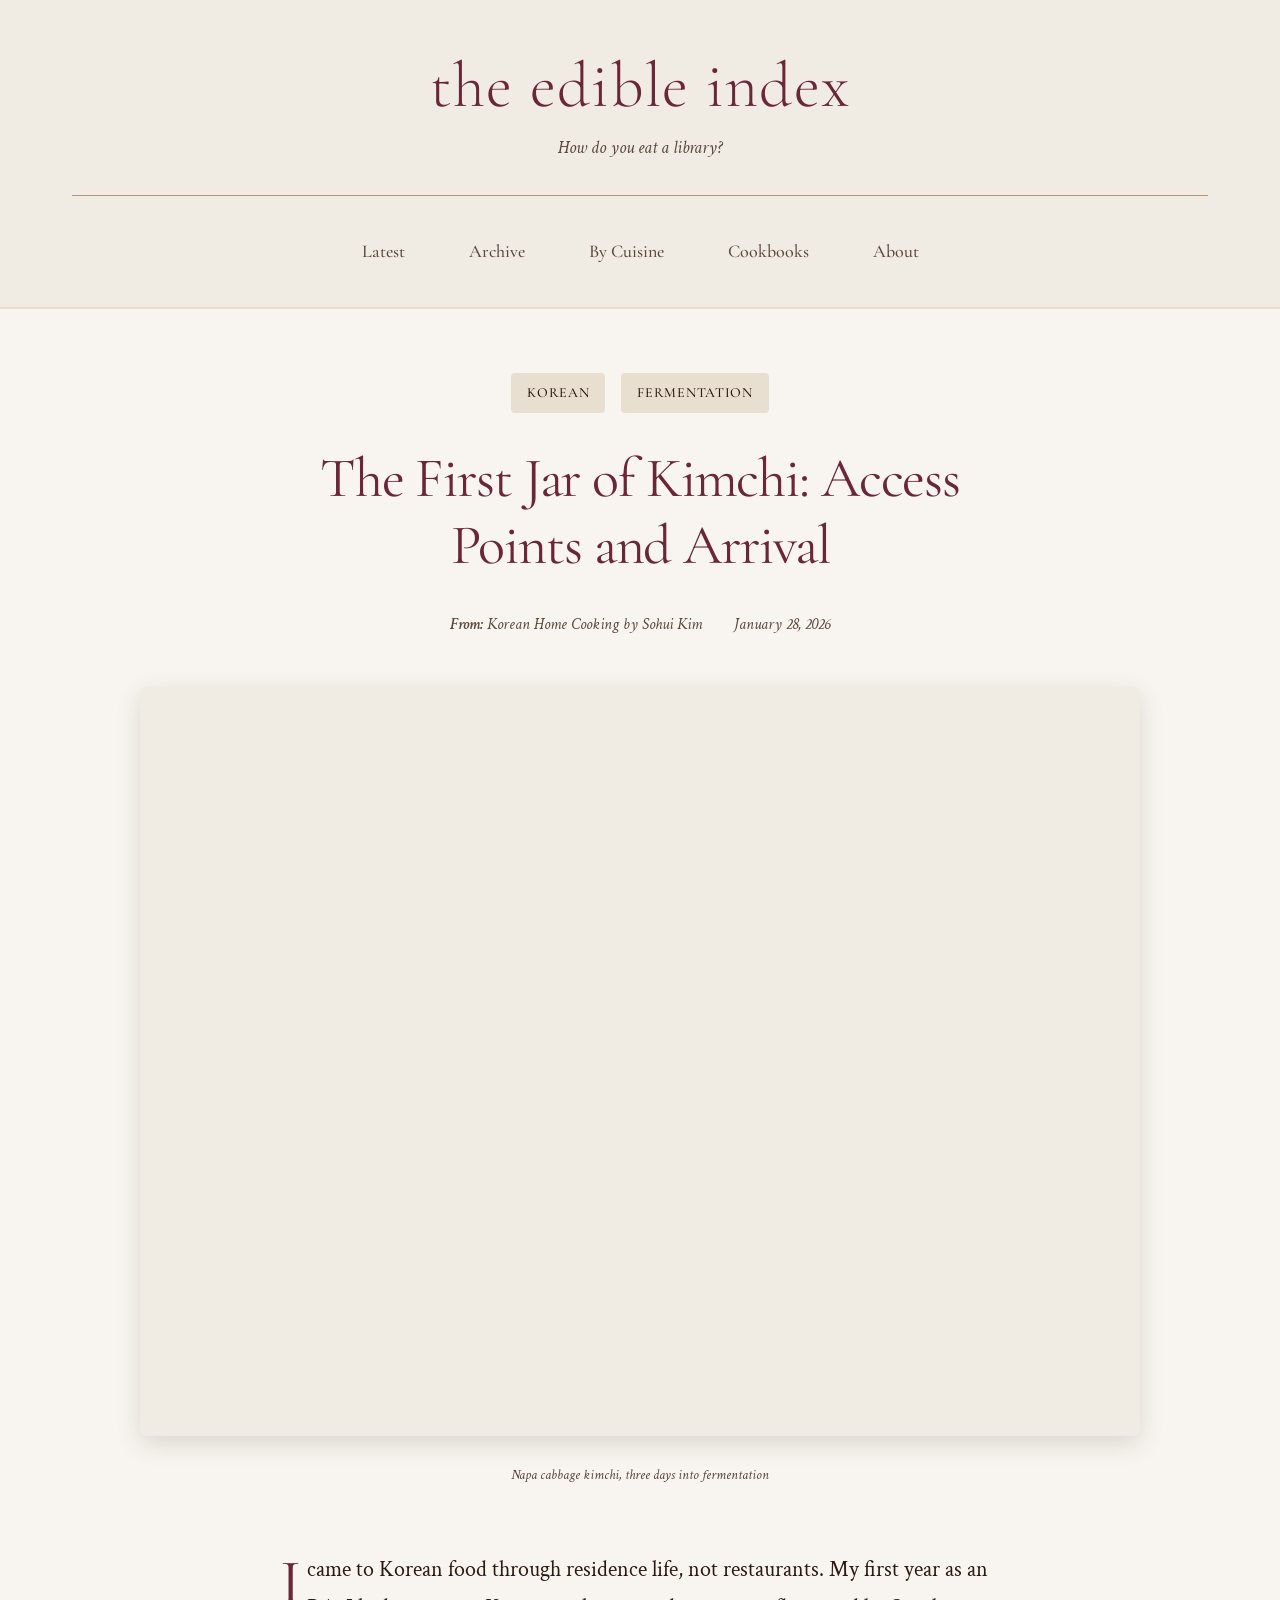
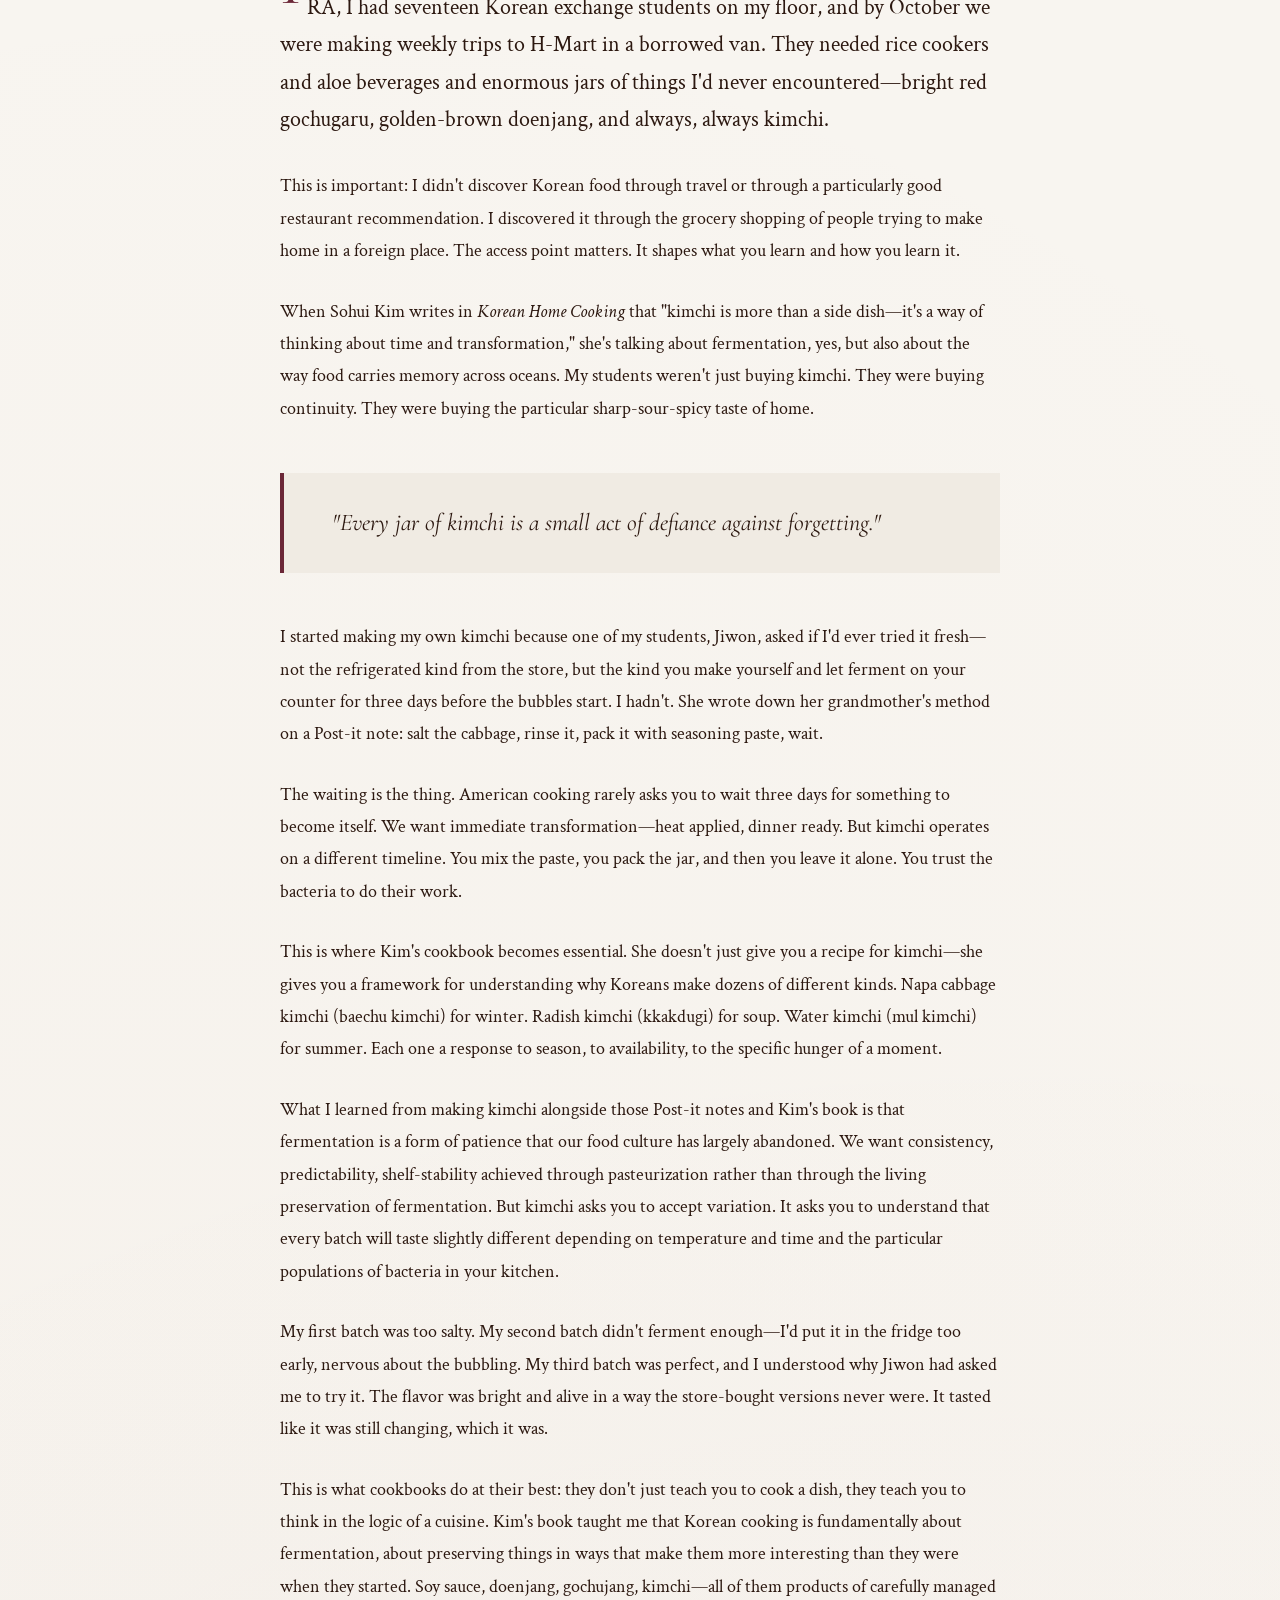
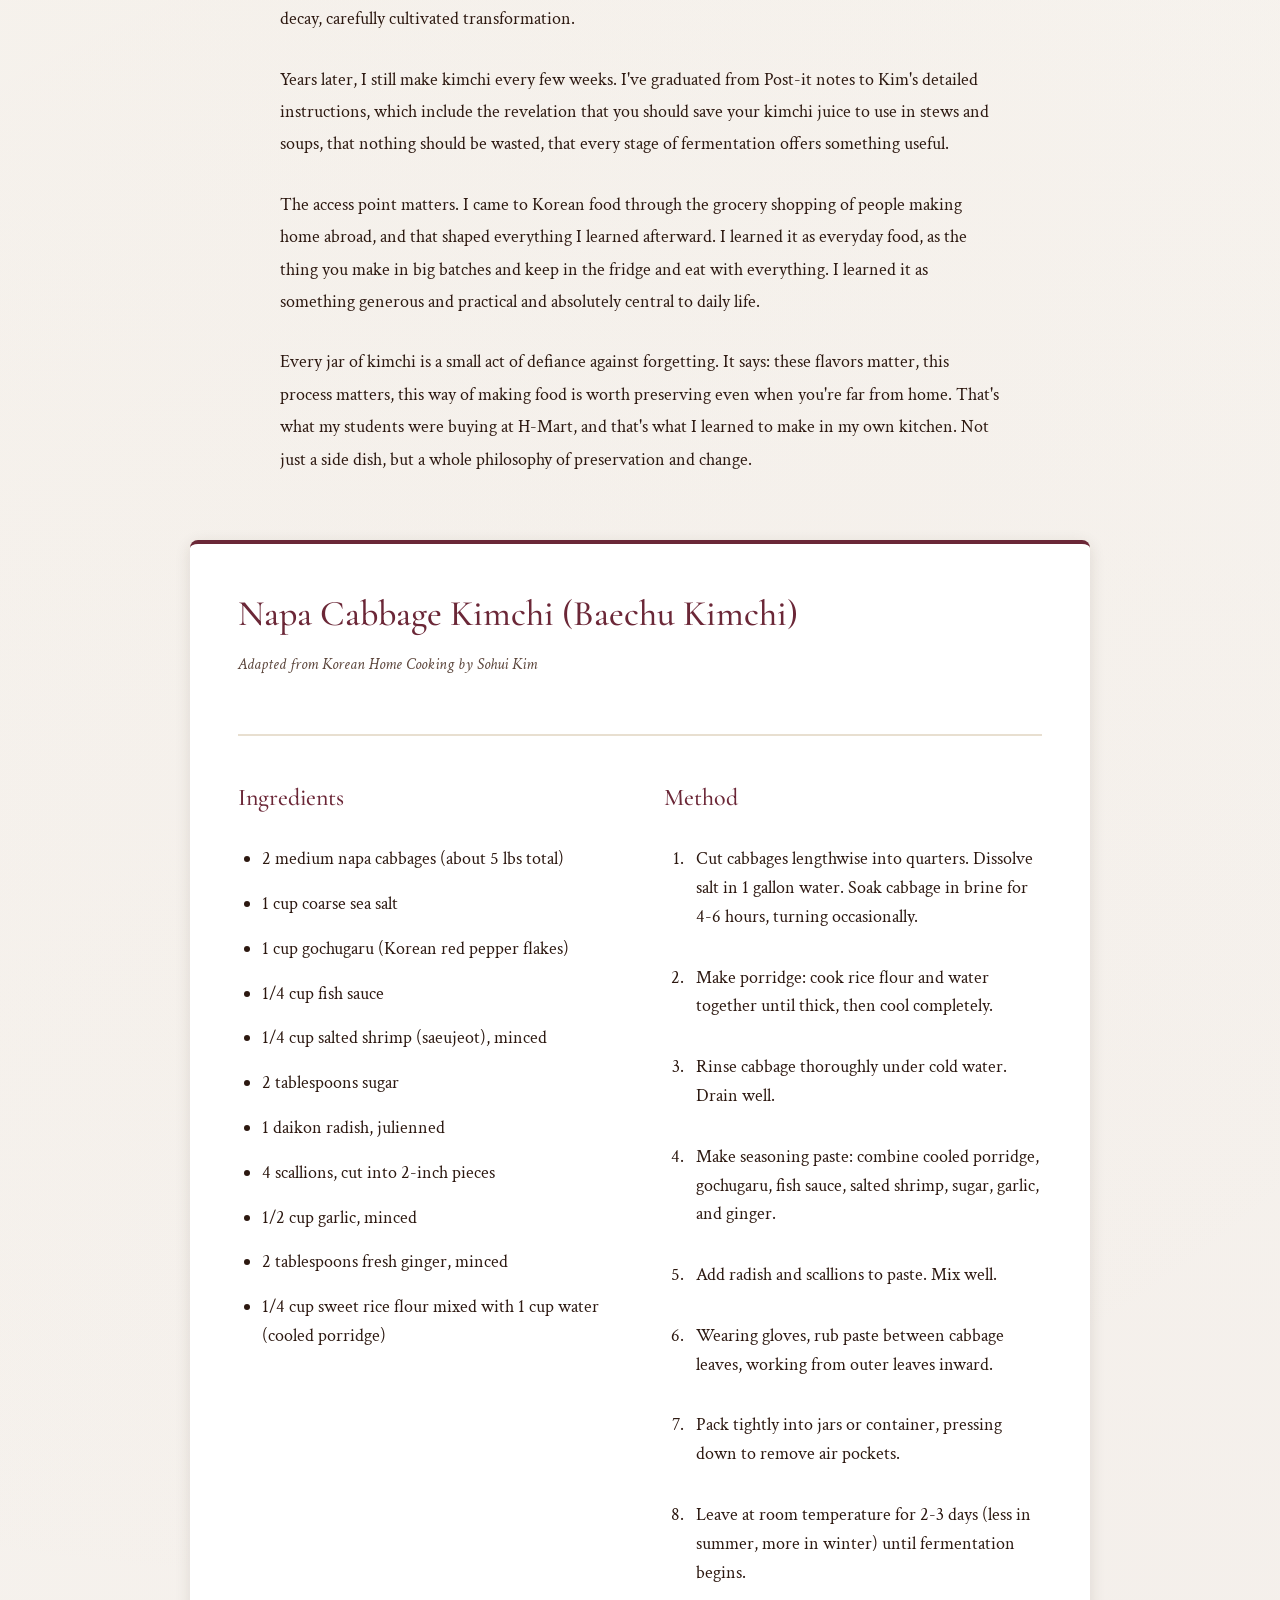
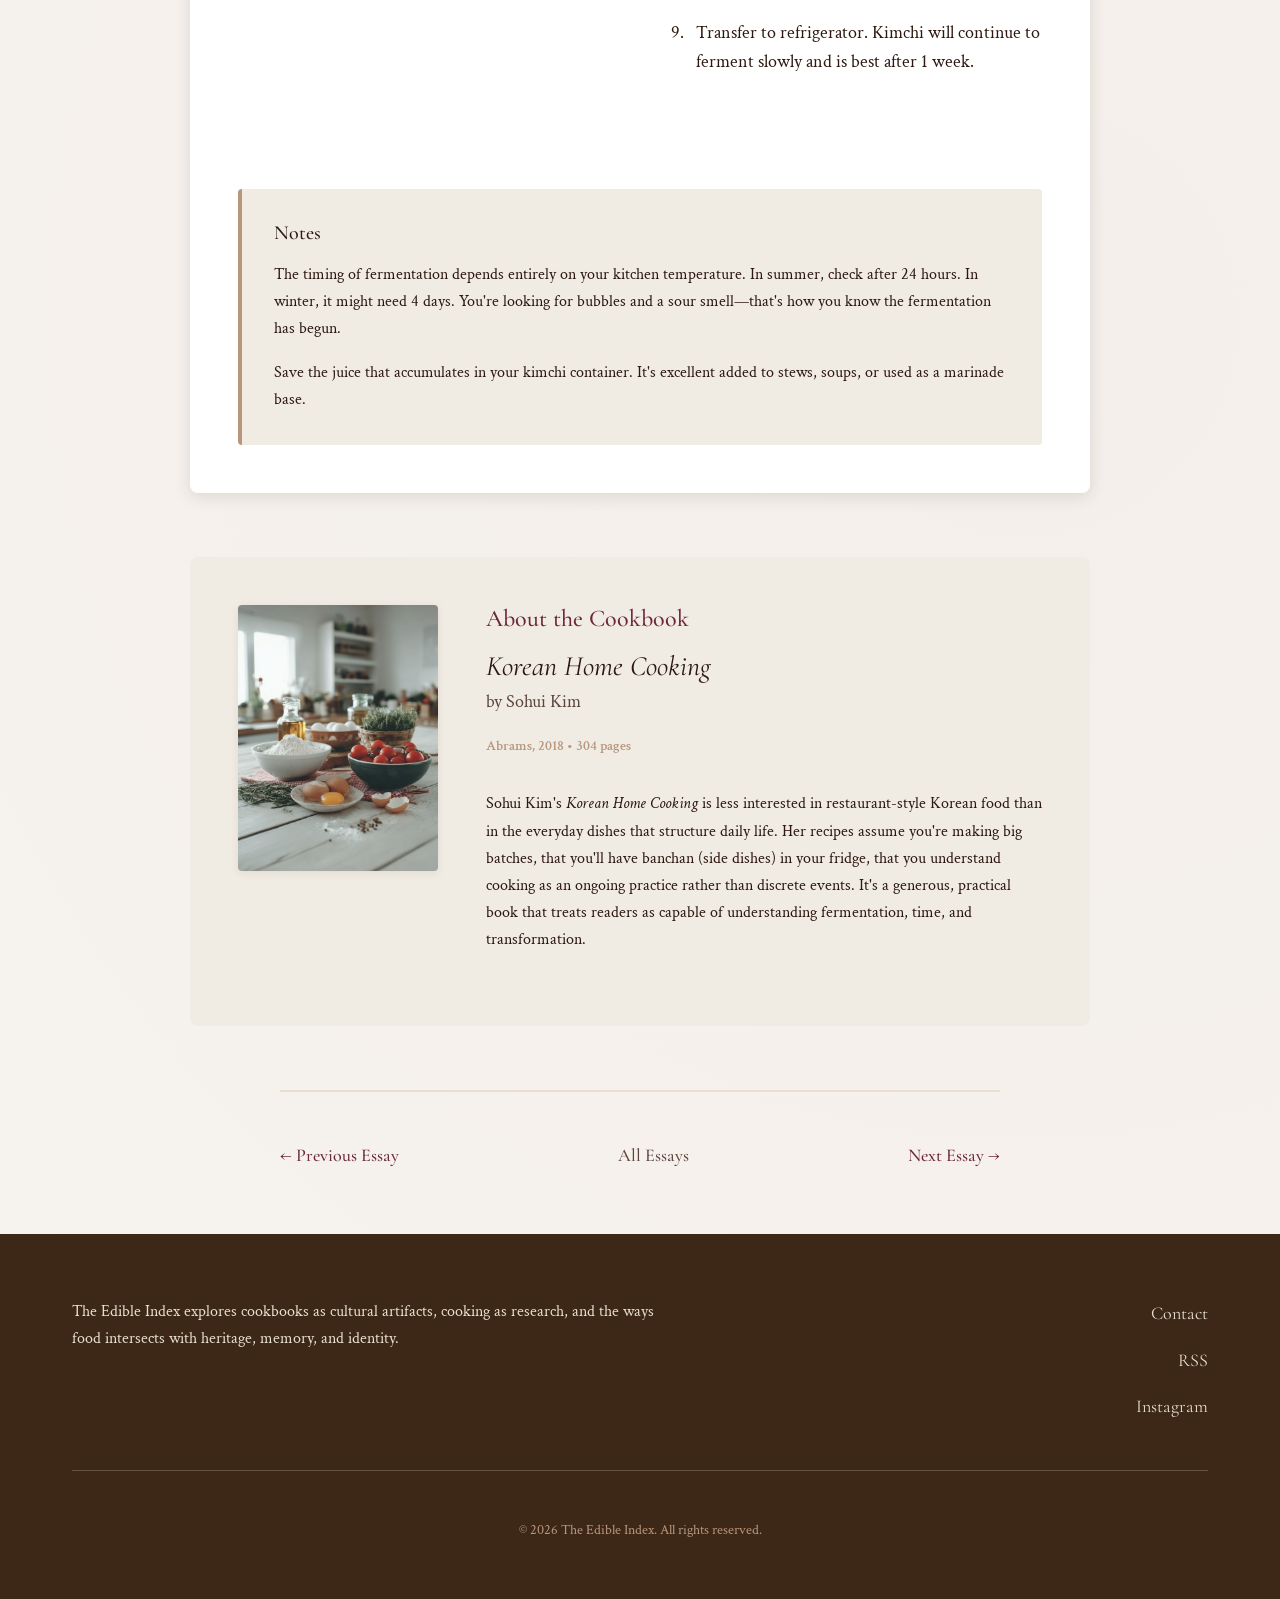
<file: posts/sample-post.html>
<!DOCTYPE html>
<html lang="en">
<head>
    <meta charset="UTF-8">
    <meta name="viewport" content="width=device-width, initial-scale=1.0">
    <title>The First Jar of Kimchi - The Edible Index</title>
    <link rel="stylesheet" href="../css/styles.css">
    <link rel="stylesheet" href="../css/post.css">
    <link rel="preconnect" href="https://fonts.googleapis.com">
    <link rel="preconnect" href="https://fonts.gstatic.com" crossorigin>
    <link href="https://fonts.googleapis.com/css2?family=Cormorant+Garamond:wght@300;400;500;600;700&family=Crimson+Text:ital,wght@0,400;0,600;1,400&display=swap" rel="stylesheet">
</head>
<body>
    <header class="site-header">
        <div class="container">
            <div class="header-content">
                <h1 class="site-title">The Edible Index</h1>
                <p class="site-tagline">How do you eat a library?</p>
            </div>
            <nav class="main-nav">
                <a href="../index.html" class="nav-link">Latest</a>
                <a href="../archive.html" class="nav-link">Archive</a>
                <a href="../cuisines.html" class="nav-link">By Cuisine</a>
                <a href="../cookbooks.html" class="nav-link">Cookbooks</a>
                <a href="../about.html" class="nav-link">About</a>
            </nav>
        </div>
    </header>

    <article class="post-article">
        <div class="container">
            <!-- Post Header -->
            <header class="post-header">
                <div class="post-categories">
                    <span class="category-tag">Korean</span>
                    <span class="category-tag">Fermentation</span>
                </div>
                <h1 class="article-title">The First Jar of Kimchi: Access Points and Arrival</h1>
                <div class="article-meta">
                    <span class="meta-item">
                        <em>From:</em> Korean Home Cooking by Sohui Kim
                    </span>
                    <span class="meta-item">January 28, 2026</span>
                </div>
            </header>

            <!-- Hero Image -->
            <div class="post-hero">
                <img src="../images/placeholder-featured.jpg" alt="Fresh kimchi in a jar" />
                <p class="image-caption">Napa cabbage kimchi, three days into fermentation</p>
            </div>

            <!-- Essay Content -->
            <div class="post-body">
                <p class="lead-paragraph">
                    I came to Korean food through residence life, not restaurants. My first year as an RA, I had seventeen Korean exchange students on my floor, and by October we were making weekly trips to H-Mart in a borrowed van. They needed rice cookers and aloe beverages and enormous jars of things I'd never encountered—bright red gochugaru, golden-brown doenjang, and always, always kimchi.
                </p>

                <p>
                    This is important: I didn't discover Korean food through travel or through a particularly good restaurant recommendation. I discovered it through the grocery shopping of people trying to make home in a foreign place. The access point matters. It shapes what you learn and how you learn it.
                </p>

                <p>
                    When Sohui Kim writes in <em>Korean Home Cooking</em> that "kimchi is more than a side dish—it's a way of thinking about time and transformation," she's talking about fermentation, yes, but also about the way food carries memory across oceans. My students weren't just buying kimchi. They were buying continuity. They were buying the particular sharp-sour-spicy taste of home.
                </p>

                <div class="pullquote">
                    "Every jar of kimchi is a small act of defiance against forgetting."
                </div>

                <p>
                    I started making my own kimchi because one of my students, Jiwon, asked if I'd ever tried it fresh—not the refrigerated kind from the store, but the kind you make yourself and let ferment on your counter for three days before the bubbles start. I hadn't. She wrote down her grandmother's method on a Post-it note: salt the cabbage, rinse it, pack it with seasoning paste, wait.
                </p>

                <p>
                    The waiting is the thing. American cooking rarely asks you to wait three days for something to become itself. We want immediate transformation—heat applied, dinner ready. But kimchi operates on a different timeline. You mix the paste, you pack the jar, and then you leave it alone. You trust the bacteria to do their work.
                </p>

                <p>
                    This is where Kim's cookbook becomes essential. She doesn't just give you a recipe for kimchi—she gives you a framework for understanding why Koreans make dozens of different kinds. Napa cabbage kimchi (baechu kimchi) for winter. Radish kimchi (kkakdugi) for soup. Water kimchi (mul kimchi) for summer. Each one a response to season, to availability, to the specific hunger of a moment.
                </p>

                <p>
                    What I learned from making kimchi alongside those Post-it notes and Kim's book is that fermentation is a form of patience that our food culture has largely abandoned. We want consistency, predictability, shelf-stability achieved through pasteurization rather than through the living preservation of fermentation. But kimchi asks you to accept variation. It asks you to understand that every batch will taste slightly different depending on temperature and time and the particular populations of bacteria in your kitchen.
                </p>

                <p>
                    My first batch was too salty. My second batch didn't ferment enough—I'd put it in the fridge too early, nervous about the bubbling. My third batch was perfect, and I understood why Jiwon had asked me to try it. The flavor was bright and alive in a way the store-bought versions never were. It tasted like it was still changing, which it was.
                </p>

                <p>
                    This is what cookbooks do at their best: they don't just teach you to cook a dish, they teach you to think in the logic of a cuisine. Kim's book taught me that Korean cooking is fundamentally about fermentation, about preserving things in ways that make them more interesting than they were when they started. Soy sauce, doenjang, gochujang, kimchi—all of them products of carefully managed decay, carefully cultivated transformation.
                </p>

                <p>
                    Years later, I still make kimchi every few weeks. I've graduated from Post-it notes to Kim's detailed instructions, which include the revelation that you should save your kimchi juice to use in stews and soups, that nothing should be wasted, that every stage of fermentation offers something useful.
                </p>

                <p>
                    The access point matters. I came to Korean food through the grocery shopping of people making home abroad, and that shaped everything I learned afterward. I learned it as everyday food, as the thing you make in big batches and keep in the fridge and eat with everything. I learned it as something generous and practical and absolutely central to daily life. 
                </p>

                <p>
                    Every jar of kimchi is a small act of defiance against forgetting. It says: these flavors matter, this process matters, this way of making food is worth preserving even when you're far from home. That's what my students were buying at H-Mart, and that's what I learned to make in my own kitchen. Not just a side dish, but a whole philosophy of preservation and change.
                </p>
            </div>

            <!-- Recipe Card -->
            <aside class="recipe-card">
                <div class="recipe-header">
                    <h2 class="recipe-title">Napa Cabbage Kimchi (Baechu Kimchi)</h2>
                    <p class="recipe-source">Adapted from <em>Korean Home Cooking</em> by Sohui Kim</p>
                </div>

                <div class="recipe-body">
                    <div class="recipe-section">
                        <h3>Ingredients</h3>
                        <ul class="ingredient-list">
                            <li>2 medium napa cabbages (about 5 lbs total)</li>
                            <li>1 cup coarse sea salt</li>
                            <li>1 cup gochugaru (Korean red pepper flakes)</li>
                            <li>1/4 cup fish sauce</li>
                            <li>1/4 cup salted shrimp (saeujeot), minced</li>
                            <li>2 tablespoons sugar</li>
                            <li>1 daikon radish, julienned</li>
                            <li>4 scallions, cut into 2-inch pieces</li>
                            <li>1/2 cup garlic, minced</li>
                            <li>2 tablespoons fresh ginger, minced</li>
                            <li>1/4 cup sweet rice flour mixed with 1 cup water (cooled porridge)</li>
                        </ul>
                    </div>

                    <div class="recipe-section">
                        <h3>Method</h3>
                        <ol class="method-list">
                            <li>Cut cabbages lengthwise into quarters. Dissolve salt in 1 gallon water. Soak cabbage in brine for 4-6 hours, turning occasionally.</li>
                            <li>Make porridge: cook rice flour and water together until thick, then cool completely.</li>
                            <li>Rinse cabbage thoroughly under cold water. Drain well.</li>
                            <li>Make seasoning paste: combine cooled porridge, gochugaru, fish sauce, salted shrimp, sugar, garlic, and ginger.</li>
                            <li>Add radish and scallions to paste. Mix well.</li>
                            <li>Wearing gloves, rub paste between cabbage leaves, working from outer leaves inward.</li>
                            <li>Pack tightly into jars or container, pressing down to remove air pockets.</li>
                            <li>Leave at room temperature for 2-3 days (less in summer, more in winter) until fermentation begins.</li>
                            <li>Transfer to refrigerator. Kimchi will continue to ferment slowly and is best after 1 week.</li>
                        </ol>
                    </div>

                    <div class="recipe-notes">
                        <h3>Notes</h3>
                        <p>The timing of fermentation depends entirely on your kitchen temperature. In summer, check after 24 hours. In winter, it might need 4 days. You're looking for bubbles and a sour smell—that's how you know the fermentation has begun.</p>
                        <p>Save the juice that accumulates in your kimchi container. It's excellent added to stews, soups, or used as a marinade base.</p>
                    </div>
                </div>
            </aside>

            <!-- Cookbook Info -->
            <div class="cookbook-info">
                <div class="cookbook-cover">
                    <img src="../images/cookbook-placeholder.jpg" alt="Korean Home Cooking book cover" />
                </div>
                <div class="cookbook-details">
                    <h3>About the Cookbook</h3>
                    <h4><em>Korean Home Cooking</em></h4>
                    <p class="cookbook-author">by Sohui Kim</p>
                    <p class="cookbook-meta">Abrams, 2018 • 304 pages</p>
                    <p class="cookbook-description">
                        Sohui Kim's <em>Korean Home Cooking</em> is less interested in restaurant-style Korean food than in the everyday dishes that structure daily life. Her recipes assume you're making big batches, that you'll have banchan (side dishes) in your fridge, that you understand cooking as an ongoing practice rather than discrete events. It's a generous, practical book that treats readers as capable of understanding fermentation, time, and transformation.
                    </p>
                </div>
            </div>

            <!-- Post Navigation -->
            <nav class="post-navigation">
                <a href="#" class="nav-prev">← Previous Essay</a>
                <a href="../index.html" class="nav-home">All Essays</a>
                <a href="#" class="nav-next">Next Essay →</a>
            </nav>
        </div>
    </article>

    <footer class="site-footer">
        <div class="container">
            <div class="footer-content">
                <p class="footer-text">The Edible Index explores cookbooks as cultural artifacts, cooking as research, and the ways food intersects with heritage, memory, and identity.</p>
                <div class="footer-links">
                    <a href="/cdn-cgi/l/email-protection#4b232e2727240b2e2f2229272e22252f2e3365282426">Contact</a>
                    <a href="#">RSS</a>
                    <a href="#">Instagram</a>
                </div>
            </div>
            <p class="copyright">© 2026 The Edible Index. All rights reserved.</p>
        </div>
    </footer>
    <script src="../js/main.js"></script>
</body>
</html>
</file>
<file: css/styles.css>
/* ========================================
   CSS Variables - Library Cookbook Palette
   ======================================== */
:root {
    /* Colors - Warm, aged paper tones */
    --paper-cream: #F8F5F0;
    --aged-paper: #F0EBE3;
    --sepia-light: #E8DFD0;
    --warm-brown: #B8967D;
    --deep-burgundy: #6B2737;
    --dark-chocolate: #3D2817;
    --text-primary: #2C1810;
    --text-secondary: #5C463C;
    
    /* Typography */
    --font-display: 'Cormorant Garamond', serif;
    --font-body: 'Crimson Text', serif;
    
    /* Spacing */
    --space-xs: 0.5rem;
    --space-sm: 1rem;
    --space-md: 2rem;
    --space-lg: 3rem;
    --space-xl: 4rem;
    
    /* Layout */
    --container-width: 1200px;
    --content-width: 720px;
    
    /* Shadows - Subtle, like books on a shelf */
    --shadow-sm: 0 2px 8px rgba(61, 40, 23, 0.08);
    --shadow-md: 0 4px 16px rgba(61, 40, 23, 0.12);
    --shadow-lg: 0 8px 24px rgba(61, 40, 23, 0.15);
}

/* ========================================
   Base Styles
   ======================================== */
* {
    margin: 0;
    padding: 0;
    box-sizing: border-box;
}

body {
    font-family: var(--font-body);
    font-size: 1.125rem;
    line-height: 1.7;
    color: var(--text-primary);
    background-color: var(--paper-cream);
    background-image: 
        radial-gradient(circle at 20% 50%, rgba(184, 150, 125, 0.03) 0%, transparent 50%),
        radial-gradient(circle at 80% 80%, rgba(107, 39, 55, 0.03) 0%, transparent 50%);
}

.container {
    max-width: var(--container-width);
    margin: 0 auto;
    padding: 0 var(--space-md);
}

/* ========================================
   Typography
   ======================================== */
h1, h2, h3, h4, h5, h6 {
    font-family: var(--font-display);
    font-weight: 600;
    line-height: 1.2;
    color: var(--text-primary);
}

h1 {
    font-size: 3.5rem;
    font-weight: 400;
    letter-spacing: -0.02em;
}

h2 {
    font-size: 2.5rem;
    font-weight: 500;
}

h3 {
    font-size: 1.75rem;
    font-weight: 500;
}

p {
    margin-bottom: 1.5rem;
}

a {
    color: var(--deep-burgundy);
    text-decoration: none;
    transition: color 0.3s ease;
}

a:hover {
    color: var(--dark-chocolate);
}

/* ========================================
   Header
   ======================================== */
.site-header {
    background-color: var(--aged-paper);
    border-bottom: 2px solid var(--sepia-light);
    padding: var(--space-lg) 0 var(--space-md);
    margin-bottom: var(--space-xl);
}

.header-content {
    text-align: center;
    margin-bottom: var(--space-md);
}

.site-title {
    font-size: 4rem;
    font-weight: 300;
    letter-spacing: 0.02em;
    color: var(--deep-burgundy);
    margin-bottom: var(--space-xs);
    text-transform: lowercase;
}

.site-tagline {
    font-size: 1.125rem;
    font-style: italic;
    color: var(--text-secondary);
    font-weight: 400;
}

.main-nav {
    display: flex;
    justify-content: center;
    gap: var(--space-md);
    flex-wrap: wrap;
    padding-top: var(--space-md);
    border-top: 1px solid var(--warm-brown);
}

.nav-link {
    font-family: var(--font-display);
    font-size: 1.125rem;
    font-weight: 500;
    color: var(--text-secondary);
    padding: 0.5rem 1rem;
    border-radius: 4px;
    transition: all 0.3s ease;
}

.nav-link:hover,
.nav-link.active {
    color: var(--deep-burgundy);
    background-color: rgba(107, 39, 55, 0.05);
}

/* ========================================
   Featured Post
   ======================================== */
.featured-post {
    display: grid;
    grid-template-columns: 1fr 1fr;
    gap: var(--space-lg);
    margin-bottom: var(--space-xl);
    background-color: white;
    border-radius: 8px;
    overflow: hidden;
    box-shadow: var(--shadow-md);
    transition: transform 0.3s ease, box-shadow 0.3s ease;
}

.featured-post:hover {
    transform: translateY(-4px);
    box-shadow: var(--shadow-lg);
}

.post-image {
    position: relative;
    overflow: hidden;
}

.post-image img {
    width: 100%;
    height: 100%;
    object-fit: cover;
    transition: transform 0.5s ease;
}

.featured-post:hover .post-image img {
    transform: scale(1.05);
}

.post-category {
    position: absolute;
    top: var(--space-sm);
    left: var(--space-sm);
    background-color: var(--deep-burgundy);
    color: white;
    padding: 0.5rem 1rem;
    font-family: var(--font-display);
    font-size: 0.875rem;
    font-weight: 500;
    text-transform: uppercase;
    letter-spacing: 0.05em;
    border-radius: 4px;
}

.post-content {
    padding: var(--space-lg);
    display: flex;
    flex-direction: column;
    justify-content: center;
}

.post-meta {
    display: flex;
    justify-content: space-between;
    align-items: center;
    margin-bottom: var(--space-sm);
    padding-bottom: var(--space-sm);
    border-bottom: 1px solid var(--sepia-light);
}

.cookbook-title {
    font-family: var(--font-display);
    font-size: 0.9rem;
    font-style: italic;
    color: var(--text-secondary);
}

.post-date {
    font-size: 0.875rem;
    color: var(--warm-brown);
    font-weight: 600;
}

.post-title {
    font-size: 2.25rem;
    margin-bottom: var(--space-sm);
    line-height: 1.3;
}

.post-title a {
    color: var(--text-primary);
    transition: color 0.3s ease;
}

.post-title a:hover {
    color: var(--deep-burgundy);
}

.post-excerpt {
    color: var(--text-secondary);
    margin-bottom: var(--space-md);
    line-height: 1.7;
}

.read-more {
    font-family: var(--font-display);
    font-size: 1.125rem;
    font-weight: 500;
    color: var(--deep-burgundy);
    display: inline-flex;
    align-items: center;
    transition: transform 0.3s ease;
}

.read-more:hover {
    transform: translateX(4px);
}

/* ========================================
   Posts Grid
   ======================================== */
.posts-grid {
    margin-bottom: var(--space-xl);
}

.section-title {
    font-size: 2rem;
    margin-bottom: var(--space-lg);
    padding-bottom: var(--space-sm);
    border-bottom: 2px solid var(--sepia-light);
    color: var(--deep-burgundy);
}

.grid {
    display: grid;
    grid-template-columns: repeat(auto-fill, minmax(320px, 1fr));
    gap: var(--space-lg);
}

.post-card {
    background-color: white;
    border-radius: 8px;
    overflow: hidden;
    box-shadow: var(--shadow-sm);
    transition: transform 0.3s ease, box-shadow 0.3s ease;
}

.post-card:hover {
    transform: translateY(-4px);
    box-shadow: var(--shadow-md);
}

.card-image {
    height: 240px;
    overflow: hidden;
}

.card-image img {
    width: 100%;
    height: 100%;
    object-fit: cover;
    transition: transform 0.5s ease;
}

.post-card:hover .card-image img {
    transform: scale(1.05);
}

.card-content {
    padding: var(--space-md);
}

.card-meta {
    display: flex;
    justify-content: space-between;
    align-items: center;
    margin-bottom: var(--space-sm);
    font-size: 0.875rem;
}

.card-category {
    background-color: var(--sepia-light);
    color: var(--text-primary);
    padding: 0.25rem 0.75rem;
    border-radius: 4px;
    font-family: var(--font-display);
    font-weight: 500;
    text-transform: uppercase;
    letter-spacing: 0.05em;
}

.card-date {
    color: var(--warm-brown);
    font-weight: 600;
}

.card-title {
    font-size: 1.5rem;
    margin-bottom: var(--space-sm);
    line-height: 1.3;
}

.card-title a {
    color: var(--text-primary);
    transition: color 0.3s ease;
}

.card-title a:hover {
    color: var(--deep-burgundy);
}

.card-excerpt {
    color: var(--text-secondary);
    font-size: 1rem;
    line-height: 1.6;
}

/* ========================================
   Footer
   ======================================== */
.site-footer {
    background-color: var(--dark-chocolate);
    color: var(--sepia-light);
    padding: var(--space-xl) 0 var(--space-md);
    margin-top: var(--space-xl);
}

.footer-content {
    display: grid;
    grid-template-columns: 2fr 1fr;
    gap: var(--space-lg);
    margin-bottom: var(--space-lg);
    padding-bottom: var(--space-lg);
    border-bottom: 1px solid rgba(248, 245, 240, 0.2);
}

.footer-text {
    font-size: 1rem;
    line-height: 1.7;
    max-width: 600px;
}

.footer-links {
    display: flex;
    flex-direction: column;
    gap: var(--space-sm);
    align-items: flex-end;
}

.footer-links a {
    color: var(--sepia-light);
    font-family: var(--font-display);
    font-size: 1.125rem;
    transition: color 0.3s ease;
}

.footer-links a:hover {
    color: white;
}

.copyright {
    text-align: center;
    font-size: 0.875rem;
    color: var(--warm-brown);
}

/* ========================================
   Responsive Design
   ======================================== */
@media (max-width: 968px) {
    .featured-post {
        grid-template-columns: 1fr;
    }
    
    .post-image {
        height: 400px;
    }
    
    .grid {
        grid-template-columns: 1fr;
    }
    
    .footer-content {
        grid-template-columns: 1fr;
        gap: var(--space-md);
    }
    
    .footer-links {
        align-items: flex-start;
    }
}

@media (max-width: 640px) {
    .site-title {
        font-size: 3rem;
    }
    
    h1 {
        font-size: 2.5rem;
    }
    
    h2 {
        font-size: 2rem;
    }
    
    .post-title {
        font-size: 1.75rem;
    }
    
    .main-nav {
        gap: var(--space-sm);
    }
    
    .nav-link {
        font-size: 1rem;
        padding: 0.5rem 0.75rem;
    }
}

/* ========================================
   Animations
   ======================================== */
@keyframes fadeInUp {
    from {
        opacity: 0;
        transform: translateY(20px);
    }
    to {
        opacity: 1;
        transform: translateY(0);
    }
}

.featured-post,
.post-card {
    animation: fadeInUp 0.6s ease backwards;
}

.post-card:nth-child(1) {
    animation-delay: 0.1s;
}

.post-card:nth-child(2) {
    animation-delay: 0.2s;
}

.post-card:nth-child(3) {
    animation-delay: 0.3s;
}

/* ========================================
   Page-Specific Styles
   ======================================== */

/* Page Header */
.page-header {
    text-align: center;
    max-width: 800px;
    margin: 0 auto var(--space-xl);
}

.page-title {
    font-size: 3.5rem;
    font-weight: 400;
    color: var(--deep-burgundy);
    margin-bottom: var(--space-md);
}

.page-description {
    font-size: 1.25rem;
    line-height: 1.7;
    color: var(--text-secondary);
}

/* Archive Page */
.archive-list {
    max-width: 900px;
    margin: 0 auto;
}

.archive-year {
    margin-bottom: var(--space-xl);
}

.year-title {
    font-size: 2rem;
    color: var(--deep-burgundy);
    margin-bottom: var(--space-lg);
    padding-bottom: var(--space-sm);
    border-bottom: 2px solid var(--sepia-light);
}

.archive-item {
    display: grid;
    grid-template-columns: 120px 1fr;
    gap: var(--space-lg);
    margin-bottom: var(--space-lg);
    padding-bottom: var(--space-lg);
    border-bottom: 1px solid var(--sepia-light);
}

.archive-date {
    font-family: var(--font-display);
    font-size: 1rem;
    color: var(--warm-brown);
    font-weight: 600;
}

.archive-title {
    font-size: 1.75rem;
    margin-bottom: var(--space-sm);
    line-height: 1.3;
}

.archive-title a {
    color: var(--text-primary);
    transition: color 0.3s ease;
}

.archive-title a:hover {
    color: var(--deep-burgundy);
}

.archive-excerpt {
    color: var(--text-secondary);
    line-height: 1.7;
    margin-bottom: var(--space-sm);
}

.archive-meta {
    font-size: 0.95rem;
    color: var(--warm-brown);
}

.archive-cookbook {
    font-style: italic;
}

.archive-separator {
    margin: 0 0.5rem;
}

.archive-tags a {
    color: var(--warm-brown);
    transition: color 0.3s ease;
}

.archive-tags a:hover {
    color: var(--deep-burgundy);
}

.archive-placeholder {
    text-align: center;
    padding: var(--space-xl);
    color: var(--text-secondary);
    font-style: italic;
}

/* Cuisine Page */
.cuisine-sections {
    max-width: 900px;
    margin: 0 auto;
}

.cuisine-section {
    margin-bottom: var(--space-xl);
    padding-bottom: var(--space-xl);
    border-bottom: 2px solid var(--sepia-light);
}

.cuisine-section:last-child {
    border-bottom: none;
}

.cuisine-title {
    font-size: 2.25rem;
    color: var(--deep-burgundy);
    margin-bottom: var(--space-md);
}

.cuisine-description {
    margin-bottom: var(--space-lg);
    padding: var(--space-md);
    background-color: var(--aged-paper);
    border-left: 4px solid var(--warm-brown);
    border-radius: 4px;
}

.cuisine-description p {
    line-height: 1.7;
    color: var(--text-secondary);
    margin-bottom: 0;
}

.cuisine-posts {
    display: flex;
    flex-direction: column;
    gap: var(--space-md);
}

.cuisine-post h3 {
    font-size: 1.5rem;
    margin-bottom: 0.5rem;
}

.cuisine-post h3 a {
    color: var(--text-primary);
    transition: color 0.3s ease;
}

.cuisine-post h3 a:hover {
    color: var(--deep-burgundy);
}

.post-meta-line {
    font-size: 0.95rem;
    color: var(--warm-brown);
}

.cookbook-ref {
    font-style: italic;
}

.date-ref {
    margin-left: var(--space-sm);
}

/* Cookbooks Page */
.cookbook-grid {
    display: grid;
    gap: var(--space-xl);
    margin-bottom: var(--space-xl);
}

.cookbook-entry {
    display: grid;
    grid-template-columns: 200px 1fr;
    gap: var(--space-lg);
    padding: var(--space-lg);
    background-color: white;
    border-radius: 8px;
    box-shadow: var(--shadow-sm);
}

.cookbook-cover-container {
    height: fit-content;
}

.cookbook-cover-img {
    width: 100%;
    height: auto;
    border-radius: 4px;
    box-shadow: var(--shadow-sm);
}

.cookbook-entry-title {
    font-size: 1.75rem;
    color: var(--deep-burgundy);
    margin-bottom: 0.25rem;
}

.cookbook-author {
    font-size: 1.125rem;
    color: var(--text-secondary);
    margin-bottom: 0.25rem;
}

.cookbook-meta {
    font-size: 0.9rem;
    color: var(--warm-brown);
    margin-bottom: var(--space-md);
}

.cookbook-summary {
    line-height: 1.7;
    margin-bottom: var(--space-md);
}

.cookbook-essays h4 {
    font-size: 1rem;
    color: var(--deep-burgundy);
    margin-bottom: var(--space-sm);
    text-transform: uppercase;
    letter-spacing: 0.05em;
}

.cookbook-essays ul {
    list-style: none;
    padding: 0;
}

.cookbook-essays li {
    margin-bottom: 0.5rem;
}

.cookbook-essays a {
    color: var(--text-primary);
    transition: color 0.3s ease;
}

.cookbook-essays a:hover {
    color: var(--deep-burgundy);
}

.cookbook-philosophy {
    max-width: 800px;
    margin: var(--space-xl) auto;
    padding: var(--space-lg);
    background-color: var(--aged-paper);
    border-radius: 8px;
}

.cookbook-philosophy h2 {
    font-size: 2rem;
    color: var(--deep-burgundy);
    margin-bottom: var(--space-md);
}

.cookbook-philosophy p {
    line-height: 1.7;
    margin-bottom: var(--space-md);
}

/* About Page */
.about-content {
    max-width: 800px;
    margin: 0 auto;
}

.about-section {
    margin-bottom: var(--space-xl);
}

.about-section h2 {
    font-size: 2rem;
    color: var(--deep-burgundy);
    margin-bottom: var(--space-md);
}

.about-section p {
    line-height: 1.8;
    margin-bottom: var(--space-md);
}

.about-section ul {
    margin-bottom: var(--space-md);
}

.approach-list {
    list-style-position: outside;
    padding-left: 1.5rem;
}

.approach-list li {
    margin-bottom: var(--space-sm);
    line-height: 1.7;
}

/* Responsive for New Pages */
@media (max-width: 768px) {
    .archive-item {
        grid-template-columns: 1fr;
        gap: var(--space-sm);
    }
    
    .cookbook-entry {
        grid-template-columns: 1fr;
    }
    
    .cookbook-cover-container {
        max-width: 200px;
        margin: 0 auto;
    }
    
    .page-title {
        font-size: 2.5rem;
    }
}
</file>
<file: css/post.css>
/* ========================================
   Post Article Styles
   ======================================== */

.post-article {
    margin-bottom: var(--space-xl);
}

/* Post Header */
.post-header {
    max-width: var(--content-width);
    margin: 0 auto var(--space-lg);
    text-align: center;
}

.post-categories {
    display: flex;
    justify-content: center;
    gap: var(--space-sm);
    margin-bottom: var(--space-md);
}

.category-tag {
    background-color: var(--sepia-light);
    color: var(--text-primary);
    padding: 0.5rem 1rem;
    font-family: var(--font-display);
    font-size: 0.875rem;
    font-weight: 500;
    text-transform: uppercase;
    letter-spacing: 0.05em;
    border-radius: 4px;
}

.article-title {
    font-size: 3.5rem;
    font-weight: 400;
    line-height: 1.2;
    margin-bottom: var(--space-md);
    color: var(--deep-burgundy);
}

.article-meta {
    display: flex;
    justify-content: center;
    gap: var(--space-md);
    font-size: 1rem;
    color: var(--text-secondary);
    font-style: italic;
}

.meta-item em {
    font-style: italic;
    font-weight: 600;
}

/* Hero Image */
.post-hero {
    margin-bottom: var(--space-xl);
    max-width: 1000px;
    margin-left: auto;
    margin-right: auto;
}

.post-hero img {
    width: 100%;
    height: auto;
    border-radius: 8px;
    box-shadow: var(--shadow-lg);
}

.image-caption {
    margin-top: var(--space-sm);
    text-align: center;
    font-size: 0.9rem;
    font-style: italic;
    color: var(--text-secondary);
}

/* Post Body */
.post-body {
    max-width: var(--content-width);
    margin: 0 auto var(--space-xl);
}

.post-body p {
    margin-bottom: 1.75rem;
    font-size: 1.125rem;
    line-height: 1.8;
}

.lead-paragraph {
    font-size: 1.375rem !important;
    line-height: 1.7 !important;
    color: var(--text-primary);
    margin-bottom: 2rem !important;
}

.lead-paragraph::first-letter {
    font-size: 4rem;
    line-height: 1;
    float: left;
    margin: 0 0.1em 0 0;
    font-family: var(--font-display);
    color: var(--deep-burgundy);
}

.post-body em {
    font-style: italic;
}

.post-body strong {
    font-weight: 600;
    color: var(--text-primary);
}

/* Pull Quote */
.pullquote {
    margin: var(--space-lg) 0;
    padding: var(--space-md) var(--space-lg);
    border-left: 4px solid var(--deep-burgundy);
    background-color: var(--aged-paper);
    font-family: var(--font-display);
    font-size: 1.5rem;
    font-weight: 400;
    line-height: 1.5;
    font-style: italic;
    color: var(--text-primary);
}

/* Recipe Card */
.recipe-card {
    max-width: 900px;
    margin: var(--space-xl) auto;
    background-color: white;
    border-radius: 8px;
    padding: var(--space-lg);
    box-shadow: var(--shadow-md);
    border-top: 4px solid var(--deep-burgundy);
}

.recipe-header {
    margin-bottom: var(--space-lg);
    padding-bottom: var(--space-md);
    border-bottom: 2px solid var(--sepia-light);
}

.recipe-title {
    font-size: 2.25rem;
    font-weight: 500;
    color: var(--deep-burgundy);
    margin-bottom: var(--space-sm);
}

.recipe-source {
    font-size: 1rem;
    font-style: italic;
    color: var(--text-secondary);
}

.recipe-body {
    display: grid;
    grid-template-columns: 1fr 1fr;
    gap: var(--space-lg);
}

.recipe-section h3 {
    font-size: 1.5rem;
    color: var(--deep-burgundy);
    margin-bottom: var(--space-md);
    font-weight: 500;
}

.ingredient-list,
.method-list {
    padding-left: 1.5rem;
}

.ingredient-list li,
.method-list li {
    margin-bottom: var(--space-sm);
    line-height: 1.6;
}

.method-list li {
    margin-bottom: var(--space-md);
    padding-left: 0.5rem;
}

.recipe-notes {
    grid-column: 1 / -1;
    margin-top: var(--space-md);
    padding: var(--space-md);
    background-color: var(--aged-paper);
    border-radius: 4px;
    border-left: 4px solid var(--warm-brown);
}

.recipe-notes h3 {
    font-size: 1.25rem;
    margin-bottom: var(--space-sm);
}

.recipe-notes p {
    font-size: 1rem;
    line-height: 1.7;
    margin-bottom: var(--space-sm);
}

.recipe-notes p:last-child {
    margin-bottom: 0;
}

/* Cookbook Info */
.cookbook-info {
    max-width: 900px;
    margin: var(--space-xl) auto;
    display: grid;
    grid-template-columns: 200px 1fr;
    gap: var(--space-lg);
    padding: var(--space-lg);
    background-color: var(--aged-paper);
    border-radius: 8px;
}

.cookbook-cover img {
    width: 100%;
    height: auto;
    border-radius: 4px;
    box-shadow: var(--shadow-sm);
}

.cookbook-details h3 {
    font-size: 1.5rem;
    color: var(--deep-burgundy);
    margin-bottom: var(--space-sm);
    font-weight: 500;
}

.cookbook-details h4 {
    font-size: 1.75rem;
    margin-bottom: 0.25rem;
    font-weight: 400;
}

.cookbook-author {
    font-size: 1.125rem;
    color: var(--text-secondary);
    margin-bottom: var(--space-sm);
}

.cookbook-meta {
    font-size: 0.9rem;
    color: var(--warm-brown);
    margin-bottom: var(--space-md);
    font-weight: 600;
}

.cookbook-description {
    line-height: 1.7;
    font-size: 1rem;
}

/* Post Navigation */
.post-navigation {
    max-width: var(--content-width);
    margin: var(--space-xl) auto 0;
    display: flex;
    justify-content: space-between;
    align-items: center;
    padding-top: var(--space-lg);
    border-top: 2px solid var(--sepia-light);
}

.post-navigation a {
    font-family: var(--font-display);
    font-size: 1.125rem;
    font-weight: 500;
    color: var(--deep-burgundy);
    transition: transform 0.3s ease;
}

.post-navigation a:hover {
    transform: translateY(-2px);
}

.nav-home {
    color: var(--text-secondary) !important;
}

/* Responsive Adjustments */
@media (max-width: 968px) {
    .article-title {
        font-size: 2.5rem;
    }
    
    .recipe-body {
        grid-template-columns: 1fr;
    }
    
    .cookbook-info {
        grid-template-columns: 1fr;
    }
    
    .cookbook-cover {
        max-width: 200px;
        margin: 0 auto;
    }
    
    .post-navigation {
        flex-direction: column;
        gap: var(--space-sm);
        text-align: center;
    }
}

@media (max-width: 640px) {
    .article-title {
        font-size: 2rem;
    }
    
    .lead-paragraph {
        font-size: 1.25rem !important;
    }
    
    .lead-paragraph::first-letter {
        font-size: 3rem;
    }
    
    .pullquote {
        font-size: 1.25rem;
        padding: var(--space-md);
    }
    
    .recipe-card {
        padding: var(--space-md);
    }
    
    .recipe-title {
        font-size: 1.75rem;
    }
}
</file>
